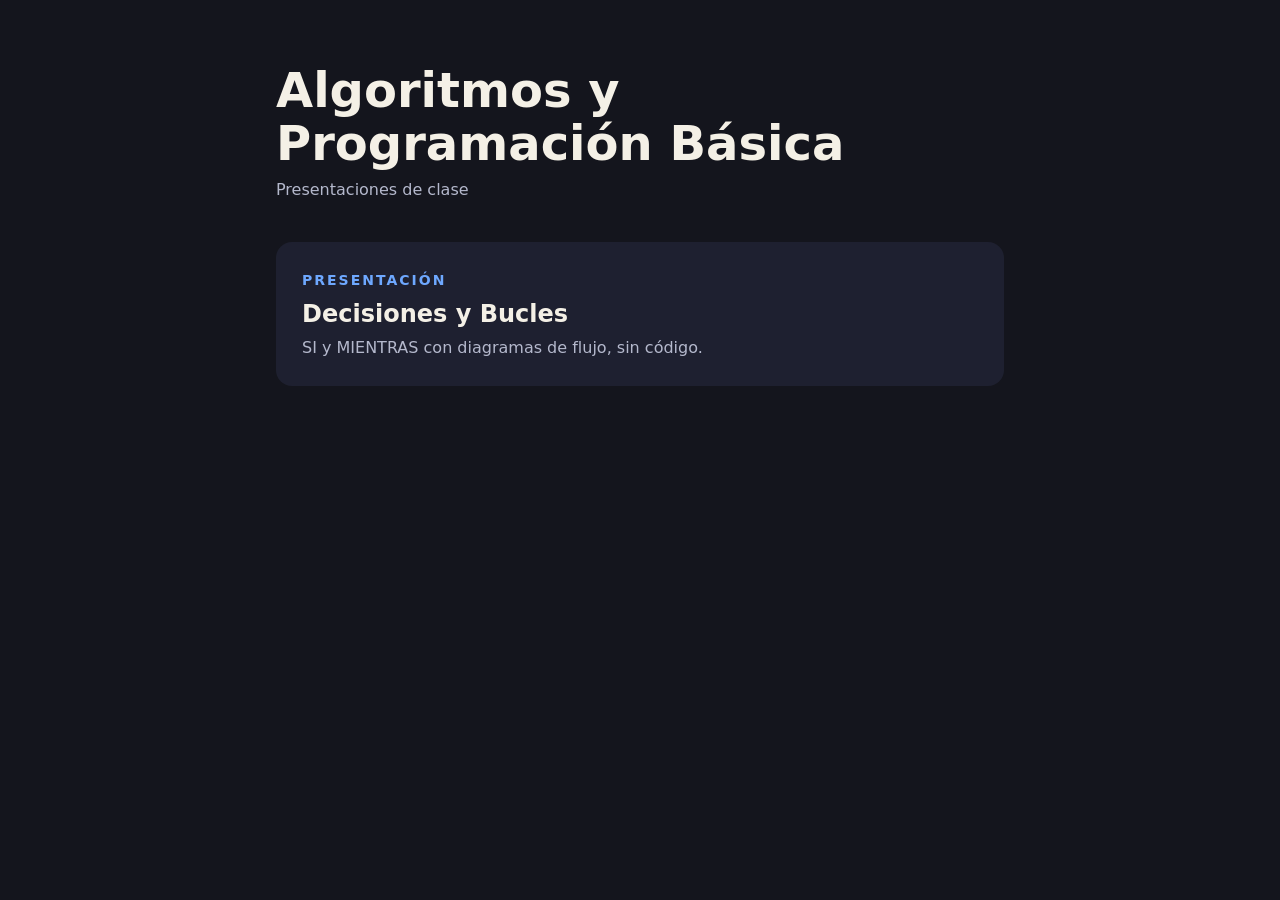
<file: index.html>
<!doctype html>
<html lang="es">
<head>
<meta charset="utf-8">
<meta name="viewport" content="width=device-width, initial-scale=1">
<title>Algoritmos y Programación Básica</title>
<style>
  :root { --bg: #14151D; --card: #1E2030; --text: #F4F0E6; --soft: #B4B8CC; --if: #6EA8FF; --loop: #FF9F43; }
  * { box-sizing: border-box; }
  body { margin: 0; min-height: 100vh; background: var(--bg); color: var(--text); font-family: system-ui, -apple-system, 'Segoe UI', sans-serif; line-height: 1.5; }
  main { max-width: 760px; margin: 0 auto; padding: 64px 16px; }
  h1 { font-size: clamp(32px, 6vw, 48px); line-height: 1.1; margin: 0 0 8px; }
  .sub { color: var(--soft); margin: 0 0 40px; }
  ul { list-style: none; padding: 0; margin: 0; display: grid; gap: 16px; }
  a { display: block; padding: 24px; border-radius: 16px; background: var(--card); border: 2px solid transparent; color: inherit; text-decoration: none; }
  a:hover, a:focus-visible { border-color: var(--loop); }
  .tag { font-size: 14px; font-weight: 700; letter-spacing: 2px; text-transform: uppercase; color: var(--if); }
  .name { display: block; font-size: 24px; font-weight: 700; margin-top: 4px; }
  .desc { display: block; color: var(--soft); margin-top: 4px; }
</style>
</head>
<body>
<main>
  <h1>Algoritmos y Programación Básica</h1>
  <p class="sub">Presentaciones de clase</p>
  <ul>
    <li>
      <a href="clases/decisiones-y-bucles/">
        <span class="tag">Presentación</span>
        <span class="name">Decisiones y Bucles</span>
        <span class="desc">SI y MIENTRAS con diagramas de flujo, sin código.</span>
      </a>
    </li>
  </ul>
</main>
</body>
</html>
</file>
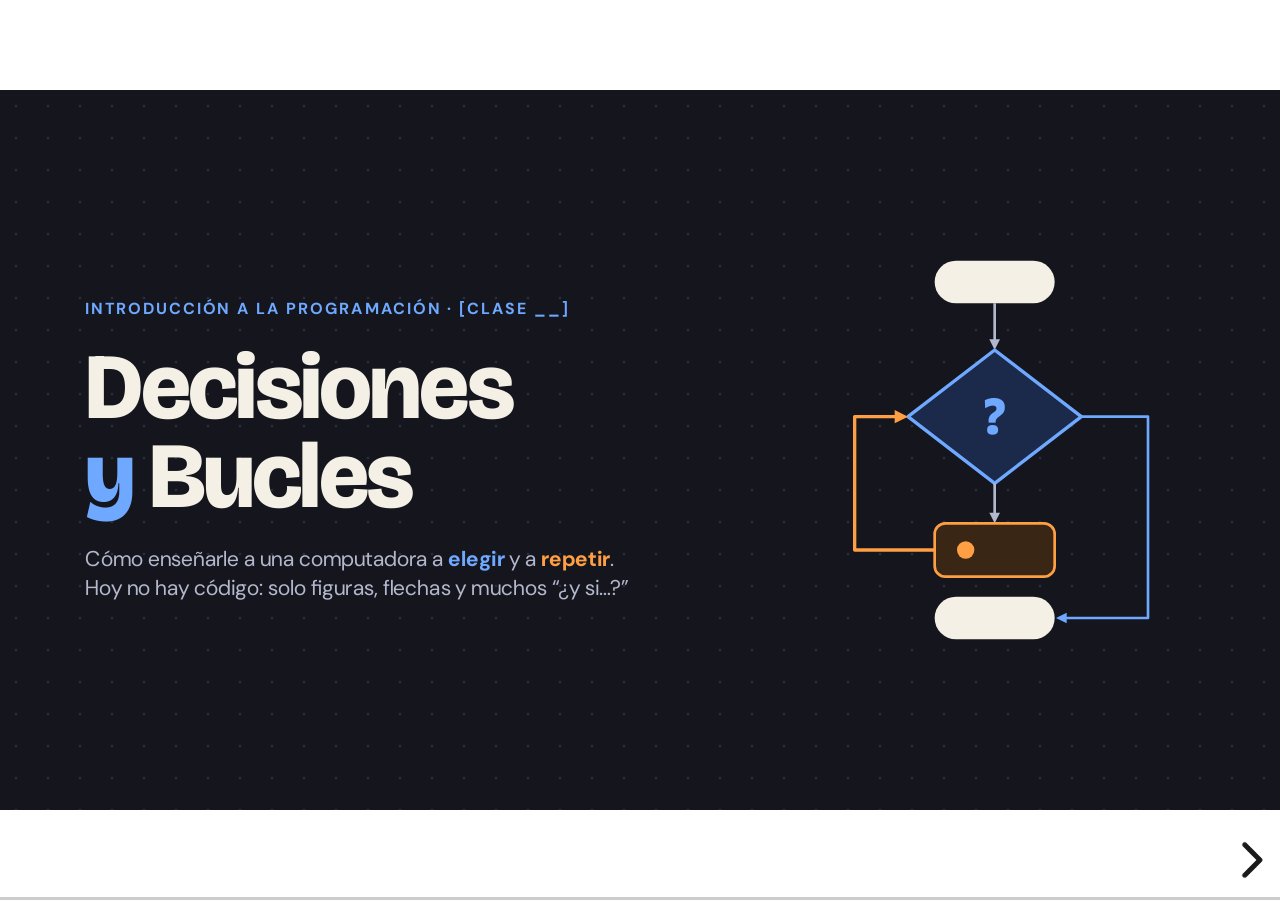
<file: clases/decisiones-y-bucles/index.html>
<!doctype html>
<html lang="es">
<head>
<meta charset="utf-8">
<meta name="viewport" content="width=device-width, initial-scale=1">
<title>Decisiones y Bucles</title>
<link rel="preconnect" href="https://fonts.googleapis.com">
<link rel="preconnect" href="https://fonts.gstatic.com" crossorigin>
<link rel="stylesheet" href="https://fonts.googleapis.com/css2?family=Bricolage+Grotesque:wght@400..800&amp;display=swap">
<link rel="stylesheet" href="https://fonts.googleapis.com/css2?family=DM+Sans:wght@400;500;700&amp;display=swap">
<link rel="stylesheet" href="https://fonts.googleapis.com/css2?family=Caveat:wght@600&amp;display=swap">
<link rel="stylesheet" href="vendor/reveal/reveal.css">
<link rel="stylesheet" href="deck.css">
<link rel="stylesheet" href="web.css">
</head>
<body>
<div class="reveal">
<div class="slides">
<section id="cover" class="cover" data-transition="fade">
<svg class="bg" aria-label="" width="1920" height="1080" viewBox="0 0 1920 1080"><defs><pattern id="dots-c" width="48" height="48" patternUnits="userSpaceOnUse"><circle cx="24" cy="24" r="2" fill="#2A2D40"/></pattern></defs><rect width="1920" height="1080" fill="url(#dots-c)"/></svg>
<div class="cover-text">
<p class="eyebrow rise" style="--i:0">Introducción a la programación · [Clase __]</p>
<h1 class="cover-title rise" style="--i:1">Decisiones<br><span class="t-if">y</span> Bucles</h1>
<p class="soft rise" style="--i:2; max-width:820px">Cómo enseñarle a una computadora a <b class="t-if">elegir</b> y a <b class="t-lp">repetir</b>. Hoy no hay código: solo figuras, flechas y muchos “¿y si…?”</p>
</div>
<div class="dg fade" style="--i:3; width:600px; height:600px">
<svg class="ab" style="left:0; top:0" aria-label="Un pequeño diagrama de flujo: inicio, un rombo con una pregunta, una acción que regresa a la pregunta y una salida hacia el fin" width="600" height="600" viewBox="0 0 600 600">
<defs>
<marker id="hg" orient="auto" markerWidth="5" markerHeight="5" refX="2" refY="2" overflow="visible"><path d="M0 0 L4 2 L0 4 Z" fill="#B4B8CC" stroke="none"/></marker>
<marker id="ho" orient="auto" markerWidth="5" markerHeight="5" refX="2" refY="2" overflow="visible"><path d="M0 0 L4 2 L0 4 Z" fill="#FF9F43" stroke="none"/></marker>
<marker id="hb" orient="auto" markerWidth="5" markerHeight="5" refX="2" refY="2" overflow="visible"><path d="M0 0 L4 2 L0 4 Z" fill="#6EA8FF" stroke="none"/></marker>
</defs>
<rect x="210" y="16" width="180" height="64" rx="32" fill="#F4F0E6"/>
<path d="M300 80 L300 142" fill="none" stroke="#B4B8CC" stroke-width="4" marker-end="url(#hg)"/>
<polygon points="300,150 430,250 300,350 170,250" fill="#1B2A4A" stroke="#6EA8FF" stroke-width="5" stroke-linejoin="round"/>
<path d="M300 350 L300 402" fill="none" stroke="#B4B8CC" stroke-width="4" marker-end="url(#hg)"/>
<rect x="210" y="410" width="180" height="80" rx="16" fill="#3A2614" stroke="#FF9F43" stroke-width="4"/>
<path d="M210 450 L90 450 L90 250 L160 250" fill="none" stroke="#FF9F43" stroke-width="5" stroke-linejoin="round" marker-end="url(#ho)"/>
<path d="M430 250 L530 250 L530 552 L400 552" fill="none" stroke="#6EA8FF" stroke-width="4" stroke-linejoin="round" marker-end="url(#hb)"/>
<rect x="210" y="520" width="180" height="64" rx="32" fill="#F4F0E6"/>
<circle cx="300" cy="350" r="13" fill="#FF9F43"><animateMotion dur="6s" repeatCount="indefinite" path="M0 0 L0 100 L-210 100 L-210 -100 L0 -100 Z"/></circle>
</svg>
<p class="ab" style="left:170px; top:205px; width:260px; height:90px; line-height:90px; text-align:center; font-family:'Bricolage Grotesque', sans-serif; font-size:80px; font-weight:800; color:#6EA8FF">?</p>
</div>
<aside class="notes">Bienvenida. Hoy veremos dos de las ideas más importantes de la programación: tomar decisiones (if, que en español quiere decir “si”) y repetir cosas (while, que quiere decir “mientras”). Desde hoy usaremos las palabras en inglés, igual que en el código. Hoy no escribiremos ni una línea de código: vamos a dibujar. El puntito naranja de la derecha está dando vueltas en un bucle; al final de la clase podrán explicar exactamente qué está haciendo.</aside>
</section>
<section id="literal">
<div class="head rise" style="--i:0">
<p class="eyebrow">Antes de empezar</p>
<h2 class="title">Obedece al pie de la letra</h2>
</div>
<p class="soft rise" style="--i:1; max-width:1400px">Una computadora nunca adivina y nunca se aburre. Lee tus pasos <b class="t-if">en orden, uno por uno</b>. A eso le llamamos una <b>secuencia</b>.</p>
<div class="row rise" style="--i:2; gap:16px; align-items:center">
<div class="n oval" style="width:180px; height:140px"><p>Inicio</p></div>
<x-connector class="c" style="width:56px; height:0px; align-self:center"></x-connector>
<div class="n" style="width:300px; height:140px"><p>Toma dos rebanadas de pan</p></div>
<x-connector class="c" style="width:56px; height:0px; align-self:center"></x-connector>
<div class="n" style="width:300px; height:140px"><p>Unta mermelada en una</p></div>
<x-connector class="c" style="width:56px; height:0px; align-self:center"></x-connector>
<div class="n" style="width:300px; height:140px"><p>Junta las dos rebanadas</p></div>
<x-connector class="c" style="width:56px; height:0px; align-self:center"></x-connector>
<div class="n oval" style="width:180px; height:140px"><p>Fin</p></div>
</div>
<p class="hand rise" style="--i:3">Si le dices a un robot “pon mermelada en el pan”… ¡quizá ponga el frasco entero encima!</p>
<p class="soft rise" style="--i:4">Pero la vida real no es una línea recta. A veces hay que <b class="t-if">decidir</b> y a veces hay que <b class="t-lp">repetir</b>.</p>
<aside class="notes">Actividad rápida (3 min): pidan a la clase instrucciones para hacer un sándwich y síganlas de forma literal, como un robot. “Pon la mermelada en el pan” → pongan el frasco cerrado encima del pan. Se ríen y entienden la idea: la computadora hace exactamente lo que dices, no lo que quisiste decir. Esto es una secuencia: pasos en orden, de arriba hacia abajo.</aside>
</section>
<section id="shapes">
<div class="head rise" style="--i:0">
<p class="eyebrow">El idioma de los diagramas</p>
<h2 class="title">Diagramas de flujo: cuatro figuras</h2>
</div>
<div class="grid4">
<div class="card rise" style="--i:1">
<div class="row" style="height:150px; align-items:center; justify-content:center"><x-shape kind="ellipse" style="width:220px; height:100px; background:#F4F0E6"></x-shape></div>
<h3>Óvalo</h3>
<p class="soft">Inicio y fin. Donde la historia empieza y termina.</p>
</div>
<div class="card rise" style="--i:2">
<div class="row" style="height:150px; align-items:center; justify-content:center"><x-shape kind="rounded" style="width:220px; height:110px; background:#2A2D40; border:4px solid #B4B8CC"></x-shape></div>
<h3>Rectángulo</h3>
<p class="soft">Una acción. Haz algo: un paso.</p>
</div>
<div class="card blue rise" style="--i:3">
<div class="row" style="height:150px; align-items:center; justify-content:center"><x-shape kind="diamond" style="width:200px; height:140px; background:#1B2A4A; border:4px solid #6EA8FF"></x-shape></div>
<h3 class="t-if">Rombo</h3>
<p class="soft">Una pregunta de sí o no. ¡Tiene dos salidas!</p>
</div>
<div class="card rise" style="--i:4">
<div class="row" style="height:150px; align-items:center; justify-content:center"><x-shape kind="arrow-right" style="width:160px; height:80px; background:#F4F0E6"></x-shape></div>
<h3>Flecha</h3>
<p class="soft">“Sígueme”. Te lleva al siguiente paso.</p>
</div>
</div>
<p class="hand blue rise" style="--i:5">El rombo es la figura nueva de hoy: ahí viven las decisiones.</p>
<aside class="notes">Dibujen las cuatro figuras en el pizarrón. Insistan en que el rombo SIEMPRE tiene dos flechas de salida: una para SÍ y otra para NO. Si un rombo tiene una sola salida, algo está mal. Pidan que copien estas figuras en su cuaderno: las usarán en todos los ejercicios.</aside>
</section>
<section id="if-intro" class="center" style="gap:24px">
<svg class="bg" aria-label="" width="1920" height="1080" viewBox="0 0 1920 1080"><defs><pattern id="dots-i" width="48" height="48" patternUnits="userSpaceOnUse"><circle cx="24" cy="24" r="2" fill="#2A2D40"/></pattern></defs><rect width="1920" height="1080" fill="url(#dots-i)"/></svg>
<x-shape kind="diamond" class="ab fade" style="--i:1; left:1180px; top:220px; width:600px; height:640px; background:#1B2A4A; border:6px solid #6EA8FF"></x-shape>
<p class="ab rise" style="--i:2; left:1180px; top:400px; width:600px; height:280px; line-height:280px; text-align:center; font-family:'Bricolage Grotesque', sans-serif; font-size:240px; font-weight:800; color:#6EA8FF">?</p>
<p class="eyebrow rise" style="--i:0">Parte 1 · if quiere decir “si”</p>
<p class="mega t-if rise" style="--i:1">if…</p>
<h2 class="title rise" style="--i:2">Tomar decisiones</h2>
<p class="soft rise" style="--i:3; max-width:900px">La computadora se hace una pregunta de sí o no y, según la respuesta, elige un camino.</p>
<aside class="notes">Primera gran idea: la condición if (“si” en español). Usamos la palabra en inglés desde ya, porque así se escribe en el código: “if pasa esto, entonces hago aquello”.</aside>
</section>
<section id="umbrella">
<div class="head rise" style="--i:0">
<p class="eyebrow">Ya lo haces sin darte cuenta</p>
<h2 class="title">Decides cosas todo el día</h2>
</div>
<!-- A 0,256,260,96  D 360,224,320,160  Y 800,40,360,120  N 800,448,360,120  J 1300,256,340,96 -->
<div class="dg" style="width:1664px; height:600px">
<div class="n oval ab pop" style="--i:1; left:0px; top:256px; width:260px; height:96px"><p>Salgo de casa</p></div>
<x-shape kind="diamond" class="dia ab fade" style="--i:2; left:360px; top:224px; width:320px; height:160px"></x-shape>
<p class="dq ab fade" style="--i:2; left:360px; top:284px; width:320px">¿Llueve?</p>
<div class="n ab pop" style="--i:3; left:800px; top:40px; width:360px; height:120px"><p>Llevo paraguas</p></div>
<div class="n ab pop" style="--i:4; left:800px; top:448px; width:360px; height:120px"><p>Llevo lentes de sol</p></div>
<div class="n oval ab pop" style="--i:5; left:1300px; top:256px; width:340px; height:96px"><p>Camino a la escuela</p></div>
<x-connector class="c fade" style="--i:2" x1="260" y1="304" x2="360" y2="304"></x-connector>
<x-connector class="c blue fade" style="--i:3" x1="520" y1="224" x2="800" y2="100" route="vh"></x-connector>
<x-connector class="c blue fade" style="--i:4" x1="520" y1="384" x2="800" y2="508" route="vh"></x-connector>
<x-connector class="c fade" style="--i:5" x1="1160" y1="100" x2="1470" y2="256" route="hv"></x-connector>
<x-connector class="c fade" style="--i:5" x1="1160" y1="508" x2="1470" y2="352" route="hv"></x-connector>
<p class="yes ab fade" style="--i:3; left:560px; top:120px; width:76px">SÍ</p>
<p class="no ab fade" style="--i:4; left:560px; top:444px; width:76px">NO</p>
<p class="hand blue ab rise" style="--i:6; left:0px; top:20px; width:480px">Dos caminos.<br>La respuesta elige uno.</p>
</div>
<aside class="notes">Recorran el diagrama con el dedo, de izquierda a derecha. Pregunten: “Hoy, ¿por cuál camino iríamos?”. Remarquen tres cosas: (1) la pregunta va en un rombo; (2) del rombo salen dos flechas con etiqueta SÍ y NO; (3) sin importar el camino, al final los dos se vuelven a juntar en “Camino a la escuela”. En palabras: if llueve, llevo paraguas; else, llevo lentes de sol.</aside>
</section>
<section id="if-anatomy">
<div class="head rise" style="--i:0">
<p class="eyebrow">Anatomía de una decisión</p>
<h2 class="title">Todo if tiene tres partes</h2>
</div>
<div class="row" style="gap:64px; align-items:flex-start">
<!-- D 200,0,360,150  Y 0,250,300,100  N 460,250,300,100  J 180,500,400,96 -->
<div class="dg" style="width:760px; height:620px">
<x-shape kind="diamond" class="dia ab fade" style="--i:1; left:200px; top:0px; width:360px; height:150px"></x-shape>
<p class="dq ab fade" style="--i:1; left:200px; top:55px; width:360px">¿Pregunta?</p>
<div class="n ab pop" style="--i:2; left:0px; top:250px; width:300px; height:100px"><p>Haz esto</p></div>
<div class="n ab pop" style="--i:3; left:460px; top:250px; width:300px; height:100px"><p>Haz aquello</p></div>
<div class="n oval ab pop" style="--i:4; left:180px; top:500px; width:400px; height:96px"><p>Sigue adelante</p></div>
<x-connector class="c blue fade" style="--i:2" x1="200" y1="75" x2="150" y2="250" route="hv"></x-connector>
<x-connector class="c blue fade" style="--i:3" x1="560" y1="75" x2="610" y2="250" route="hv"></x-connector>
<x-connector class="c fade" style="--i:4" x1="150" y1="350" x2="150" y2="440" head="none"></x-connector>
<x-connector class="c fade" style="--i:4" x1="610" y1="350" x2="610" y2="440" head="none"></x-connector>
<x-connector class="c fade" style="--i:4" x1="150" y1="440" x2="610" y2="440" head="none"></x-connector>
<x-connector class="c fade" style="--i:4" x1="380" y1="440" x2="380" y2="500"></x-connector>
<p class="yes ab fade" style="--i:2; left:40px; top:130px; width:76px">SÍ</p>
<p class="no ab fade" style="--i:3; left:640px; top:130px; width:76px">NO</p>
<p class="num ab pop" style="--i:5; left:600px; top:0px">1</p>
<p class="num ab pop" style="--i:5; left:40px; top:370px">2</p>
<p class="num ab pop" style="--i:5; left:680px; top:370px">3</p>
</div>
<div class="col" style="width:840px; gap:20px">
<div class="card rise" style="--i:2; padding:28px 32px; flex-direction:row; gap:24px; align-items:flex-start">
<p class="num">1</p>
<div class="col" style="gap:6px"><h3>La pregunta</h3><p class="soft">Se llama <b class="t-if">condición</b>. Solo puede responderse con sí o con no.</p></div>
</div>
<div class="card rise" style="--i:3; padding:28px 32px; flex-direction:row; gap:24px; align-items:flex-start">
<p class="num">2</p>
<div class="col" style="gap:6px"><h3>El camino del SÍ</h3><p class="soft">Lo que pasa cuando la respuesta es sí.</p></div>
</div>
<div class="card rise" style="--i:4; padding:28px 32px; flex-direction:row; gap:24px; align-items:flex-start">
<p class="num">3</p>
<div class="col" style="gap:6px"><h3>El camino del NO</h3><p class="soft">Lo que pasa si no. Se le llama <b class="t-if">else</b>.</p></div>
</div>
<p class="hand blue rise" style="--i:5">Al final, los dos caminos se juntan otra vez.</p>
</div>
</div>
<aside class="notes">Pongan nombre a cada parte. 1) La condición: la pregunta del rombo. 2) El camino del SÍ. 3) El camino del NO, que se llama “else”. Pregunta para la clase: ¿qué pasaría si el rombo tuviera una pregunta como “¿qué hora es?”. Respuesta: no funciona, porque no se responde con sí o no. Eso lo vemos en la siguiente diapositiva.</aside>
</section>
<section id="conditions" class="paper">
<div class="head rise" style="--i:0">
<p class="eyebrow">La condición</p>
<h2 class="title">Condición = pregunta de sí o no</h2>
</div>
<div class="grid2">
<div class="card blue rise" style="--i:1">
<div class="step" style="gap:16px"><x-icon name="CheckCircle" style="width:48px; height:48px; color:#1F4FB8"></x-icon><h3>Sirven: sí o no</h3></div>
<p class="chip">¿El semáforo está en verde?</p>
<p class="chip">¿Tengo 18 años o más?</p>
<p class="chip">¿La caja está vacía?</p>
<p class="chip">¿La contraseña es correcta?</p>
</div>
<div class="card lp rise" style="--i:2">
<div class="step" style="gap:16px"><x-icon name="Warning" style="width:48px; height:48px; color:#A8520A"></x-icon><h3>No sirven: muchas respuestas</h3></div>
<p class="chip">¿De qué color está el semáforo?</p>
<p class="chip">¿Cuántos años tengo?</p>
<p class="chip">¿Qué hay en la caja?</p>
<p class="soft sm" style="margin-top:8px">Si la respuesta es “azul”, la computadora no sabe qué camino tomar.</p>
</div>
</div>
<div class="row rise" style="--i:3; gap:16px; align-items:center; flex-wrap:wrap">
<p style="font-weight:700; margin-right:8px">Para comparar usamos:</p>
<p class="chip">es mayor que &gt;</p>
<p class="chip">es menor que &lt;</p>
<p class="chip">es igual a =</p>
<p class="chip">es al menos ≥</p>
</div>
<aside class="notes">Juego rápido: digan preguntas en voz alta y la clase grita “¡SIRVE!” o “¡NO SIRVE!”. Ejemplos: “¿Hace frío?” (sirve), “¿Qué vas a comer?” (no sirve), “¿Tengo más de 10 pesos?” (sirve). Truco: casi cualquier pregunta abierta se puede convertir en una de sí o no. “¿De qué color está el semáforo?” → “¿El semáforo está en verde?”. Los símbolos de abajo son los mismos de matemáticas; los usaremos para comparar números.</aside>
</section>
<section id="no-else" style="gap:32px">
<div class="head rise" style="--i:0">
<p class="eyebrow">if sin else</p>
<h2 class="title">A veces el NO no hace nada</h2>
</div>
<!-- A 0,200,260,96  D 360,168,400,160  Y 880,188,320,120  E 1320,200,300,96 -->
<div class="dg" style="width:1664px; height:520px">
<div class="n oval ab pop" style="--i:1; left:0px; top:200px; width:260px; height:96px"><p>Llego a casa</p></div>
<x-shape kind="diamond" class="dia ab fade" style="--i:2; left:360px; top:168px; width:400px; height:160px"></x-shape>
<p class="dq ab fade" style="--i:2; left:360px; top:228px; width:400px">¿Tengo tarea?</p>
<div class="n ab pop" style="--i:3; left:880px; top:188px; width:320px; height:120px"><p>Hago la tarea</p></div>
<div class="n oval ab pop" style="--i:4; left:1320px; top:200px; width:300px; height:96px"><p>Salgo a jugar</p></div>
<x-connector class="c fade" style="--i:2" x1="260" y1="248" x2="360" y2="248"></x-connector>
<x-connector class="c blue fade" style="--i:3" x1="760" y1="248" x2="880" y2="248"></x-connector>
<x-connector class="c fade" style="--i:4" x1="1200" y1="248" x2="1320" y2="248"></x-connector>
<x-connector class="c blue fade" style="--i:5; border-style:dashed" x1="560" y1="328" x2="560" y2="440" head="none"></x-connector>
<x-connector class="c blue fade" style="--i:5; border-style:dashed" x1="560" y1="440" x2="1470" y2="440" head="none"></x-connector>
<x-connector class="c blue fade" style="--i:5; border-style:dashed" x1="1470" y1="440" x2="1470" y2="296"></x-connector>
<p class="yes ab fade" style="--i:3; left:784px; top:190px; width:76px">SÍ</p>
<p class="no ab fade" style="--i:5; left:576px; top:350px; width:76px">NO</p>
<p class="hand ab rise" style="--i:6; left:680px; top:456px; width:780px">¿NO? Te lo saltas y te vas directo a jugar.</p>
</div>
<div class="band rise" style="--i:6; padding:24px 40px">
<p style="font-weight:700; white-space:nowrap">En palabras:</p>
<p><b class="t-if">if</b> tengo tarea, hago la tarea. Después, salgo a jugar.</p>
</div>
<aside class="notes">No todos los if necesitan un camino de NO. Aquí, si no hay tarea, simplemente nos saltamos el paso. Señalen la línea punteada: es el atajo del NO. Pregunta para la clase: “¿En qué caso se ejecuta ‘Salgo a jugar’?” Respuesta: ¡siempre! Con o sin tarea, ese paso ocurre. Lo único que cambia es si antes hacemos la tarea.</aside>
</section>
<section id="else-intro">
<div class="head rise" style="--i:0">
<p class="eyebrow">else quiere decir “si no”</p>
<h2 class="title">else: el plan B</h2>
</div>
<div class="row" style="gap:64px; align-items:flex-start">
<!-- S 300,0,300,80  D 250,130,400,160  Y 0,360,300,110  N 600,360,300,110  E 300,560,300,80 -->
<div class="dg" style="width:900px; height:640px">
<div class="n oval ab pop" style="--i:1; left:300px; top:0px; width:300px; height:80px"><p>Voy a la escuela</p></div>
<x-shape kind="diamond" class="dia ab fade" style="--i:2; left:230px; top:130px; width:440px; height:160px"></x-shape>
<p class="dq ab fade" style="--i:2; left:230px; top:190px; width:440px">¿Tengo para el bus?</p>
<div class="n ab pop" style="--i:3; left:0px; top:360px; width:300px; height:110px; gap:16px">
<svg width="60" height="48" viewBox="0 0 60 48" aria-label="Un bus amarillo" style="flex-shrink:0"><rect x="2" y="4" width="56" height="34" rx="8" fill="#F5D547"/><rect x="8" y="10" width="12" height="11" rx="2" fill="#14151D"/><rect x="24" y="10" width="12" height="11" rx="2" fill="#14151D"/><rect x="40" y="10" width="12" height="11" rx="2" fill="#14151D"/><rect x="2" y="27" width="56" height="4" fill="#E0A82E"/><circle cx="15" cy="40" r="6" fill="#14151D" stroke="#F4F0E6" stroke-width="2"/><circle cx="45" cy="40" r="6" fill="#14151D" stroke="#F4F0E6" stroke-width="2"/></svg>
<p>Tomo el bus</p></div>
<div class="n ab pop" style="--i:4; left:600px; top:360px; width:300px; height:110px; gap:16px">
<svg width="48" height="48" viewBox="0 0 48 48" aria-label="Huellas de pasos" style="flex-shrink:0"><ellipse cx="15" cy="30" rx="7" ry="11" fill="#F4F0E6"/><circle cx="15" cy="15" r="4" fill="#F4F0E6"/><ellipse cx="33" cy="20" rx="7" ry="11" fill="#B4B8CC"/><circle cx="33" cy="5" r="4" fill="#B4B8CC"/></svg>
<p>Camino</p></div>
<div class="n oval ab pop" style="--i:5; left:300px; top:560px; width:300px; height:80px"><p>Llego a la escuela</p></div>
<x-connector class="c fade" style="--i:2" x1="450" y1="80" x2="450" y2="130"></x-connector>
<x-connector class="c blue fade" style="--i:3" x1="230" y1="210" x2="150" y2="360" route="hv"></x-connector>
<x-connector class="c blue fade" style="--i:4" x1="670" y1="210" x2="750" y2="360" route="hv"></x-connector>
<x-connector class="c fade" style="--i:5" x1="150" y1="470" x2="150" y2="515" head="none"></x-connector>
<x-connector class="c fade" style="--i:5" x1="750" y1="470" x2="750" y2="515" head="none"></x-connector>
<x-connector class="c fade" style="--i:5" x1="150" y1="515" x2="750" y2="515" head="none"></x-connector>
<x-connector class="c fade" style="--i:5" x1="450" y1="515" x2="450" y2="560"></x-connector>
<p class="yes ab fade" style="--i:3; left:166px; top:260px; width:76px">SÍ</p>
<p class="no ab fade" style="--i:4; left:658px; top:260px; width:76px">NO</p>
</div>
<div class="col" style="width:700px; gap:24px">
<div class="card blue rise" style="--i:2; gap:20px">
<p class="soft sm" style="letter-spacing:2px; text-transform:uppercase; font-weight:700">En palabras</p>
<div class="pc">
<p><span class="kw">if</span> tengo para el bus:</p>
<p class="in">tomo el bus</p>
<p><span class="kw">else:</span></p>
<p class="in">camino</p>
</div>
</div>
<div class="card rise" style="--i:3; gap:14px">
<p><b>El else no lleva pregunta.</b> <span class="soft">Es “en cualquier otro caso”.</span></p>
<p><b>Siempre pasa uno de los dos.</b> <span class="soft">Nunca los dos, nunca ninguno.</span></p>
</div>
</div>
</div>
<aside class="notes">Comparen con la diapositiva anterior: allí, si la respuesta era NO, no pasaba nada. Ahora el NO tiene su propio camino: el plan B. Eso es el else (“si no” en español). Detalle importante: el else no hace ninguna pregunta; simplemente atrapa todo lo que no cumplió la condición. Pregunten: ¿puede pasar que tome el bus Y camine? (No, solo uno.) ¿Puede pasar que no haga ninguno? (Tampoco.) Noten la sangría en “En palabras”: lo que va adentro del if o del else se escribe un poco más a la derecha. En código pasará lo mismo.</aside>
</section>
<section id="else-examples" class="paper">
<div class="head rise" style="--i:0">
<p class="expill">Mini ejercicio · 3 minutos</p>
<h2 class="title">Completa el plan B</h2>
</div>
<div class="grid3">
<div class="card rise" style="--i:1; gap:18px">
<div class="ill"><svg width="160" height="160" viewBox="0 0 160 160" aria-label="Un candado"><path d="M52 76 V54 a28 28 0 0 1 56 0 V76" fill="none" stroke="#4A4D5C" stroke-width="12" stroke-linecap="round"/><rect x="32" y="72" width="96" height="76" rx="16" fill="#1F4FB8"/><circle cx="80" cy="104" r="10" fill="#F4F0E6"/><rect x="75" y="108" width="10" height="20" rx="4" fill="#F4F0E6"/></svg></div>
<p><b class="kw">if</b> la contraseña es correcta: abro la app.</p>
<p class="fragment"><b class="kw">else:</b> muestro “Contraseña incorrecta”.</p>
</div>
<div class="card rise" style="--i:2; gap:18px">
<div class="ill"><svg width="160" height="160" viewBox="0 0 160 160" aria-label="Un dado mostrando el cuatro"><rect x="26" y="26" width="108" height="108" rx="22" fill="#FFFDF7" stroke="#14151D" stroke-width="6" transform="rotate(-8 80 80)"/><g transform="rotate(-8 80 80)" fill="#14151D"><circle cx="54" cy="54" r="10"/><circle cx="106" cy="54" r="10"/><circle cx="54" cy="106" r="10"/><circle cx="106" cy="106" r="10"/></g></svg></div>
<p><b class="kw">if</b> el número es par: digo “par”.</p>
<p class="fragment"><b class="kw">else:</b> digo “impar”.</p>
</div>
<div class="card rise" style="--i:3; gap:18px">
<div class="ill"><svg width="160" height="160" viewBox="0 0 160 160" aria-label="Una rebanada de pizza"><path d="M80 18 L136 128 Q80 146 24 128 Z" fill="#F5D547"/><path d="M24 128 Q80 146 136 128" fill="none" stroke="#C98A3D" stroke-width="16" stroke-linecap="round"/><circle cx="80" cy="62" r="10" fill="#D9534F"/><circle cx="62" cy="100" r="10" fill="#D9534F"/><circle cx="100" cy="106" r="10" fill="#D9534F"/></svg></div>
<p><b class="kw">if</b> queda pizza: me sirvo otra rebanada.</p>
<p class="fragment"><b class="kw">else:</b> me hago un sándwich.</p>
</div>
</div>
<p class="hand blue rise" style="--i:4">Inventa tu propio plan B: ¡cada respuesta puede ser distinta!</p>
<aside class="notes">Lean cada if en voz alta y pidan a la clase que invente el else antes de revelarlo (un clic por tarjeta). Acepten cualquier respuesta que tenga sentido: lo importante es que el else cubra “todo lo demás”. En el dado: ¿hay algún número que no sea par ni impar? (No: por eso basta con if y else, sin más preguntas.) Extra: pidan que dibujen uno de los tres como diagrama de flujo, con el rombo y sus dos salidas.</aside>
</section>
<section id="traffic">
<div class="head rise" style="--i:0">
<p class="eyebrow">Decisiones encadenadas</p>
<h2 class="title">¿Más de dos caminos? Otra pregunta</h2>
</div>
<!-- S 0,40,280,96  D1 380,8,320,160  D2 860,8,320,160  A1 400,320,280,110  A2 880,320,280,110  A3 1340,320,280,110  J 820,520,400,80 -->
<div class="dg" style="width:1664px; height:600px">
<div class="n oval ab pop" style="--i:1; left:0px; top:40px; width:280px; height:96px"><p>Llego al semáforo</p></div>
<x-shape kind="diamond" class="dia ab fade" style="--i:2; left:380px; top:8px; width:320px; height:160px"></x-shape>
<p class="dq ab fade" style="--i:2; left:380px; top:68px; width:320px">¿Verde?</p>
<x-shape kind="diamond" class="dia ab fade" style="--i:3; left:860px; top:8px; width:320px; height:160px"></x-shape>
<p class="dq ab fade" style="--i:3; left:860px; top:68px; width:320px">¿Amarillo?</p>
<div class="n ab pop" style="--i:3; left:400px; top:320px; width:280px; height:110px; gap:16px"><x-shape kind="ellipse" style="width:28px; height:28px; background:#5BD18B; flex-shrink:0"></x-shape><p>¡Avanzo!</p></div>
<div class="n ab pop" style="--i:4; left:880px; top:320px; width:280px; height:110px; gap:16px"><x-shape kind="ellipse" style="width:28px; height:28px; background:#F5D547; flex-shrink:0"></x-shape><p>Freno despacio</p></div>
<div class="n ab pop" style="--i:5; left:1340px; top:320px; width:280px; height:110px; gap:16px"><x-shape kind="ellipse" style="width:28px; height:28px; background:#FF6B6B; flex-shrink:0"></x-shape><p>Me detengo</p></div>
<div class="n oval ab pop" style="--i:6; left:820px; top:520px; width:400px; height:80px"><p>Sigo mi camino</p></div>
<x-connector class="c fade" style="--i:2" x1="280" y1="88" x2="380" y2="88"></x-connector>
<x-connector class="c blue fade" style="--i:3" x1="700" y1="88" x2="860" y2="88"></x-connector>
<x-connector class="c blue fade" style="--i:3" x1="540" y1="168" x2="540" y2="320"></x-connector>
<x-connector class="c blue fade" style="--i:4" x1="1020" y1="168" x2="1020" y2="320"></x-connector>
<x-connector class="c blue fade" style="--i:5" x1="1180" y1="88" x2="1480" y2="320" route="hv"></x-connector>
<x-connector class="c fade" style="--i:6" x1="540" y1="430" x2="540" y2="480" head="none"></x-connector>
<x-connector class="c fade" style="--i:6" x1="1020" y1="430" x2="1020" y2="480" head="none"></x-connector>
<x-connector class="c fade" style="--i:6" x1="1480" y1="430" x2="1480" y2="480" head="none"></x-connector>
<x-connector class="c fade" style="--i:6" x1="540" y1="480" x2="1480" y2="480" head="none"></x-connector>
<x-connector class="c fade" style="--i:6" x1="1020" y1="480" x2="1020" y2="520"></x-connector>
<p class="yes ab fade" style="--i:3; left:556px; top:220px; width:76px">SÍ</p>
<p class="no ab fade" style="--i:3; left:742px; top:30px; width:76px">NO</p>
<p class="yes ab fade" style="--i:4; left:1036px; top:220px; width:76px">SÍ</p>
<p class="no ab fade" style="--i:5; left:1240px; top:30px; width:76px">NO</p>
<p class="hand blue ab rise" style="--i:7; left:0px; top:340px; width:340px">El primer SÍ gana. Las demás preguntas ya no se hacen.</p>
</div>
<aside class="notes">Cuando hay más de dos opciones, encadenamos preguntas: si no es verde, preguntamos si es amarillo; si tampoco, solo queda rojo. Esto se llama “elif” o “else if” (“si no, si…”). Clave: en cuanto una pregunta dice SÍ, tomamos ese camino y ya no hacemos las demás preguntas. Pregunta: ¿cuántas preguntas hace la computadora si el semáforo está en verde? (Una.) ¿Y en rojo? (Dos.)</aside>
</section>
<section id="elif-words">
<div class="head rise" style="--i:0">
<p class="eyebrow">elif · en algunos lenguajes se escribe else if</p>
<h2 class="title">El semáforo, en palabras</h2>
</div>
<div class="row" style="gap:56px; align-items:flex-start">
<svg class="pop" style="--i:1; flex-shrink:0" width="200" height="420" viewBox="0 0 200 420" aria-label="Un semáforo con luz verde, amarilla y roja">
<rect x="40" y="10" width="120" height="400" rx="34" fill="#1E2030" stroke="#4A4E68" stroke-width="4"/>
<circle cx="100" cy="85" r="44" fill="#5BD18B"/>
<circle cx="100" cy="210" r="44" fill="#F5D547"/>
<circle cx="100" cy="335" r="44" fill="#FF6B6B"/>
</svg>
<div class="col" style="flex:1; gap:0">
<div class="wrow rise" style="--i:2; margin-top:27px"><p class="kw">if</p><p>está en verde: avanzo</p></div>
<div class="wrow rise" style="--i:3; margin-top:10px"><p class="kw">elif</p><p>está en amarillo: freno despacio</p><p class="en">o también: else if</p></div>
<div class="wrow rise" style="--i:4; margin-top:10px"><p class="kw">else</p><p>me detengo</p></div>
</div>
</div>
<div class="grid3">
<div class="card rise" style="--i:5; padding:28px 32px; gap:8px"><p><b class="kw">if</b> · uno, al principio</p><p class="soft sm">Hace la primera pregunta.</p></div>
<div class="card rise" style="--i:6; padding:28px 32px; gap:8px"><p><b class="kw">elif</b> · los que quieras</p><p class="soft sm">Cada uno es otra pregunta, en orden.</p></div>
<div class="card rise" style="--i:7; padding:28px 32px; gap:8px"><p><b class="kw">else</b> · uno, al final</p><p class="soft sm">Es opcional. Atrapa todo lo demás.</p></div>
</div>
<aside class="notes">Es el mismo semáforo de la diapositiva anterior, ahora escrito en palabras. Cada luz va junto a su línea. “elif” quiere decir “si lo anterior fue NO, pregunta esto otro”. En inglés tiene dos nombres: en Python se escribe “elif” y en otros lenguajes (JavaScript, Java, C) se escribe “else if”. Es lo mismo. Las reglas: siempre se empieza con un solo if; en medio puede haber cuantos elif quieran; y al final puede ir un else (o ninguno). La computadora revisa las preguntas de arriba hacia abajo y se queda con el primer SÍ: las demás ya ni las lee. Pregunten: si el semáforo está en verde, ¿la computadora pregunta por el amarillo? (No.)</aside>
</section>
<section id="elif-grades" class="paper">
<div class="head rise" style="--i:0">
<p class="eyebrow">Ejemplo · calificaciones</p>
<h2 class="title">¿Qué letra me toca?</h2>
</div>
<!-- D1 0,50,320,160  D2 420,50  D3 840,50  A 30,290,260,110  B 450,290  C 870,290  E 1290,290,300,110 -->
<div class="dg" style="width:1664px; height:400px">
<p class="eyebrow ab rise" style="--i:1; left:0px; top:0px; width:320px; text-align:center">if</p>
<p class="eyebrow ab rise" style="--i:2; left:420px; top:0px; width:320px; text-align:center">elif</p>
<p class="eyebrow ab rise" style="--i:3; left:840px; top:0px; width:320px; text-align:center">elif</p>
<x-shape kind="diamond" class="dia ab fade" style="--i:1; left:0px; top:50px; width:320px; height:160px"></x-shape>
<p class="dq ab fade" style="--i:1; left:0px; top:110px; width:320px">¿Nota ≥ 90?</p>
<x-shape kind="diamond" class="dia ab fade" style="--i:2; left:420px; top:50px; width:320px; height:160px"></x-shape>
<p class="dq ab fade" style="--i:2; left:420px; top:110px; width:320px">¿Nota ≥ 80?</p>
<x-shape kind="diamond" class="dia ab fade" style="--i:3; left:840px; top:50px; width:320px; height:160px"></x-shape>
<p class="dq ab fade" style="--i:3; left:840px; top:110px; width:320px">¿Nota ≥ 70?</p>
<div class="n ab pop" style="--i:2; left:30px; top:290px; width:260px; height:110px; gap:12px">
<svg width="40" height="40" viewBox="0 0 40 40" aria-label="Una estrella" style="flex-shrink:0"><path d="M20 3 L25 14 L37 15 L28 23 L31 35 L20 29 L9 35 L12 23 L3 15 L15 14 Z" fill="#E0A82E"/></svg>
<p>A · ¡Genial!</p></div>
<div class="n ab pop" style="--i:3; left:450px; top:290px; width:260px; height:110px"><p>B · ¡Muy bien!</p></div>
<div class="n ab pop" style="--i:4; left:870px; top:290px; width:260px; height:110px"><p>C · Aprobado</p></div>
<div class="n lp ab pop" style="--i:5; left:1290px; top:290px; width:300px; height:110px; gap:12px">
<svg width="40" height="40" viewBox="0 0 40 40" aria-label="Un libro abierto" style="flex-shrink:0"><path d="M20 10 C14 6 8 6 3 8 V32 C8 30 14 30 20 34 C26 30 32 30 37 32 V8 C32 6 26 6 20 10 Z" fill="#FFFDF7" stroke="#A8520A" stroke-width="3" stroke-linejoin="round"/><path d="M20 10 V34" stroke="#A8520A" stroke-width="3"/></svg>
<p>¡A estudiar!</p></div>
<x-connector class="c fade" style="--i:2" x1="320" y1="130" x2="420" y2="130"></x-connector>
<x-connector class="c fade" style="--i:3" x1="740" y1="130" x2="840" y2="130"></x-connector>
<x-connector class="c fade" style="--i:5" x1="1160" y1="130" x2="1440" y2="290" route="hv"></x-connector>
<x-connector class="c blue fade" style="--i:2" x1="160" y1="210" x2="160" y2="290"></x-connector>
<x-connector class="c blue fade" style="--i:3" x1="580" y1="210" x2="580" y2="290"></x-connector>
<x-connector class="c blue fade" style="--i:4" x1="1000" y1="210" x2="1000" y2="290"></x-connector>
<p class="no ab fade" style="--i:2; left:332px; top:76px; width:76px">NO</p>
<p class="no ab fade" style="--i:3; left:752px; top:76px; width:76px">NO</p>
<p class="no ab fade" style="--i:5; left:1220px; top:76px; width:76px">NO</p>
<p class="yes ab fade" style="--i:2; left:176px; top:232px; width:76px">SÍ</p>
<p class="yes ab fade" style="--i:3; left:596px; top:232px; width:76px">SÍ</p>
<p class="yes ab fade" style="--i:4; left:1016px; top:232px; width:76px">SÍ</p>
<p class="eyebrow ab rise" style="--i:5; left:1460px; top:230px; width:200px">else</p>
</div>
<div class="row rise" style="--i:6; gap:16px; align-items:center">
<p style="font-weight:700; margin-right:8px">Prueba:</p>
<p class="chip fragment">95 → A</p>
<p class="chip fragment">83 → B</p>
<p class="chip fragment">70 → C</p>
<p class="chip fragment">52 → ¡a estudiar!</p>
</div>
<aside class="notes">Una cadena más larga: un if, dos elif y un else al final. Recorran el diagrama con el dedo para cada nota de abajo antes de revelarla (un clic por nota). 95: ¿≥ 90? SÍ → A, y ya no pregunta nada más. 83: ¿≥ 90? NO → ¿≥ 80? SÍ → B. 70: llega a la tercera pregunta y 70 sí es ≥ 70 → C. 52: NO, NO, NO → cae en el else. Pregunten: ¿por qué no hace falta preguntar “¿nota entre 80 y 89?” para la B? (Porque si llegamos a la segunda pregunta, ya sabemos que la nota NO era ≥ 90.)</aside>
</section>
<section id="elif-order">
<div class="head rise" style="--i:0">
<p class="expill ondark">Mini ejercicio · 3 minutos</p>
<h2 class="title">¿Dónde está el error?</h2>
</div>
<div class="row" style="gap:48px; align-items:flex-start">
<div class="card blue rise" style="--i:1; width:720px; flex-shrink:0; gap:20px">
<h3>El plan de Ana</h3>
<div class="pc">
<p><span class="kw">if</span> nota ≥ 70: C</p>
<p><span class="kw">elif</span> nota ≥ 80: B</p>
<p><span class="kw">elif</span> nota ≥ 90: A</p>
<p><span class="kw">else:</span> ¡a estudiar!</p>
</div>
</div>
<div class="col" style="flex:1; gap:20px">
<div class="card rise" style="--i:2; padding:28px 32px; gap:10px">
<p><b>a)</b> Ana sacó 95. ¿Qué letra le da la computadora?</p>
<p class="fragment t-lp" style="font-weight:700">¡C! La primera pregunta dice SÍ y ya no revisa las demás.</p>
</div>
<div class="card rise" style="--i:3; padding:28px 32px; gap:10px">
<p><b>b)</b> ¿Alguien puede sacar A con este plan?</p>
<p class="fragment t-lp" style="font-weight:700">¡Nadie! Toda nota ≥ 90 también es ≥ 70.</p>
</div>
<div class="card rise" style="--i:4; padding:28px 32px; gap:10px">
<p><b>c)</b> ¿Cómo lo arreglas?</p>
<p class="fragment t-if" style="font-weight:700">De la más difícil a la más fácil: 90 → 80 → 70.</p>
</div>
</div>
</div>
<aside class="notes">Este es el error más común con elif. Que lo resuelvan en parejas. a) 95 es ≥ 70, así que la primera pregunta da SÍ → C. Las demás ya no se revisan. b) Nadie: cualquier nota de 90 o más ya entró en la primera pregunta. Lo mismo pasa con la B. c) Hay que preguntar primero lo más exigente. Moraleja: en una cadena de elif, el orden importa.</aside>
</section>
<section id="and-or" class="paper">
<div class="head rise" style="--i:0">
<p class="eyebrow">Combinar condiciones</p>
<h2 class="title">Dos preguntas a la vez: Y / O</h2>
</div>
<div class="grid2">
<div class="card blue rise" style="--i:1; gap:20px">
<h3><span class="t-if">Y</span> · las dos deben ser SÍ</h3>
<p class="soft"><b class="t-if">if</b> tengo dinero <b class="t-if">Y</b> ya hice la tarea → voy al cine.</p>
<table style="font-size:28px; color:#14151D">
<tr><th style="width:30%">¿Dinero?</th><th style="width:38%">¿Tarea hecha?</th><th style="width:32%">¿Voy al cine?</th></tr>
<tr><td>SÍ</td><td>SÍ</td><td style="color:#1F4FB8">Sí, ¡voy!</td></tr>
<tr><td>SÍ</td><td>NO</td><td>No</td></tr>
<tr><td>NO</td><td>SÍ</td><td>No</td></tr>
<tr><td>NO</td><td>NO</td><td>No</td></tr>
</table>
</div>
<div class="card lp rise" style="--i:2; gap:20px">
<h3><span class="t-lp">O</span> · basta con un SÍ</h3>
<p class="soft"><b class="t-if">if</b> hace frío <b class="t-lp">O</b> está lloviendo → llevo suéter.</p>
<table style="font-size:28px; color:#14151D">
<tr><th style="width:30%">¿Frío?</th><th style="width:38%">¿Lluvia?</th><th style="width:32%">¿Suéter?</th></tr>
<tr><td>SÍ</td><td>SÍ</td><td style="color:#A8520A">Sí</td></tr>
<tr><td>SÍ</td><td>NO</td><td style="color:#A8520A">Sí</td></tr>
<tr><td>NO</td><td>SÍ</td><td style="color:#A8520A">Sí</td></tr>
<tr><td>NO</td><td>NO</td><td>No</td></tr>
</table>
</div>
</div>
<aside class="notes">A veces una sola pregunta no alcanza. Con Y, las dos condiciones tienen que cumplirse: solo hay una fila con “sí”. Con O, basta con una: solo hay una fila con “no”. Pidan ejemplos de la vida diaria: “if tengo boleto Y mido más de 1.20 m → entro al juego”, “if estoy enfermo O es domingo → me quedo en casa”. En código estas palabras serán “and” y “or”.</aside>
</section>
<section id="ex1-trace" class="paper">
<div class="head rise" style="--i:0">
<p class="expill">Mini ejercicio 1 · 3 minutos</p>
<h2 class="title">Tú eres la computadora</h2>
</div>
<div class="row" style="gap:64px; align-items:flex-start">
<!-- D1 40,0,400,150  A1 580,20,300,110  D2 40,240,400,150  A2 580,260,300,110  A3 90,460,300,100 -->
<div class="dg" style="width:900px; height:560px">
<x-shape kind="diamond" class="dia ab fade" style="--i:1; left:40px; top:0px; width:400px; height:150px"></x-shape>
<p class="dq ab fade" style="--i:1; left:40px; top:55px; width:400px">¿Más de 25°?</p>
<div class="n ab pop" style="--i:2; left:580px; top:20px; width:300px; height:110px"><p>Me pongo shorts</p></div>
<x-shape kind="diamond" class="dia ab fade" style="--i:3; left:40px; top:240px; width:400px; height:150px"></x-shape>
<p class="dq ab fade" style="--i:3; left:40px; top:295px; width:400px">¿Más de 10°?</p>
<div class="n ab pop" style="--i:4; left:580px; top:260px; width:300px; height:110px"><p>Me pongo suéter</p></div>
<div class="n ab pop" style="--i:5; left:90px; top:460px; width:300px; height:100px"><p>Me pongo abrigo</p></div>
<x-connector class="c blue fade" style="--i:2" x1="440" y1="75" x2="580" y2="75"></x-connector>
<x-connector class="c blue fade" style="--i:3" x1="240" y1="150" x2="240" y2="240"></x-connector>
<x-connector class="c blue fade" style="--i:4" x1="440" y1="315" x2="580" y2="315"></x-connector>
<x-connector class="c blue fade" style="--i:5" x1="240" y1="390" x2="240" y2="460"></x-connector>
<p class="yes ab fade" style="--i:2; left:472px; top:20px; width:76px">SÍ</p>
<p class="no ab fade" style="--i:3; left:256px; top:174px; width:76px">NO</p>
<p class="yes ab fade" style="--i:4; left:472px; top:260px; width:76px">SÍ</p>
<p class="no ab fade" style="--i:5; left:256px; top:412px; width:76px">NO</p>
</div>
<div class="col" style="width:700px; gap:22px">
<p class="rise" style="--i:2; font-weight:700">¿Qué se pone la computadora si hace…?</p>
<div class="step rise" style="--i:3; gap:20px"><p class="chip" style="width:120px; text-align:center; box-sizing:border-box">30°</p><p class="fragment t-if" style="font-weight:700">Shorts</p></div>
<div class="step rise" style="--i:4; gap:20px"><p class="chip" style="width:120px; text-align:center; box-sizing:border-box">18°</p><p class="fragment t-if" style="font-weight:700">Suéter</p></div>
<div class="step rise" style="--i:5; gap:20px"><p class="chip" style="width:120px; text-align:center; box-sizing:border-box">25°</p><p class="fragment t-if" style="font-weight:700">Suéter: ¡25 no es MÁS de 25!</p></div>
<div class="step rise" style="--i:6; gap:20px"><p class="chip" style="width:120px; text-align:center; box-sizing:border-box">3°</p><p class="fragment t-if" style="font-weight:700">Abrigo</p></div>
<p class="hand rise" style="--i:7">Sigue las flechas con el dedo. ¡No adivines!</p>
</div>
</div>
<aside class="notes">Pidan a la clase que siga el diagrama con el dedo para cada temperatura y escriba la respuesta antes de revelarla (cada clic muestra una respuesta). La trampa es 25°: la pregunta es “¿más de 25?” y 25 no es más de 25, así que la respuesta es NO y pasamos a la segunda pregunta → suéter. Esto enseña que la computadora es exacta: “más de” no es lo mismo que “al menos”.</aside>
</section>
<section id="ex2-draw" class="paper">
<div class="head rise" style="--i:0">
<p class="expill">Mini ejercicio 2 · 8 minutos</p>
<h2 class="title">Tu turno: dibuja el diagrama</h2>
</div>
<div class="grid3">
<div class="card rise" style="--i:1">
<p class="chip" style="align-self:flex-start; font-size:24px">Fácil</p>
<h3>La montaña rusa</h3>
<p class="soft">Puedes subir si mides al menos 120 cm. Si no, te dan un helado.</p>
</div>
<div class="card rise" style="--i:2">
<p class="chip" style="align-self:flex-start; font-size:24px">Medio</p>
<h3>El menú del comedor</h3>
<p class="soft">¿Es viernes? Pizza. ¿Es lunes? Pasta. ¿Otro día? Ensalada.</p>
</div>
<div class="card lp rise" style="--i:3">
<p class="chip" style="align-self:flex-start; font-size:24px">Reto</p>
<h3>La batería del celular</h3>
<p class="soft">¿Menos de 20%? Activa el ahorro de energía. ¿Menos de 5%? Además, muestra una alerta.</p>
</div>
</div>
<div class="card rise" style="--i:4; padding:32px 40px">
<p style="font-weight:700">Antes de entregar, revisa:</p>
<div class="grid4" style="gap:24px">
<div class="step" style="gap:14px; align-items:flex-start"><x-icon name="CheckCircle" style="width:36px; height:36px; color:#1F4FB8; flex-shrink:0"></x-icon><p class="sm">Empieza con un óvalo</p></div>
<div class="step" style="gap:14px; align-items:flex-start"><x-icon name="CheckCircle" style="width:36px; height:36px; color:#1F4FB8; flex-shrink:0"></x-icon><p class="sm">Cada pregunta va en un rombo</p></div>
<div class="step" style="gap:14px; align-items:flex-start"><x-icon name="CheckCircle" style="width:36px; height:36px; color:#1F4FB8; flex-shrink:0"></x-icon><p class="sm">Las flechas del rombo dicen SÍ o NO</p></div>
<div class="step" style="gap:14px; align-items:flex-start"><x-icon name="CheckCircle" style="width:36px; height:36px; color:#1F4FB8; flex-shrink:0"></x-icon><p class="sm">Termina con un óvalo</p></div>
</div>
</div>
<aside class="notes">Que cada estudiante elija uno (o que trabajen en parejas). Todos deberían intentar al menos el fácil. Soluciones: Fácil → la siguiente diapositiva. Medio → dos rombos encadenados: “¿Es viernes?” SÍ → Pizza; NO → “¿Es lunes?” SÍ → Pasta; NO → Ensalada (igual que el semáforo). Reto → “¿Menos de 20%?” NO → no hace nada; SÍ → Activa ahorro → “¿Menos de 5%?” SÍ → Muestra alerta; NO → nada. Es un if dentro de otro if. Al terminar, intercambien cuadernos y revisen la lista de abajo.</aside>
</section>
<section id="ex2-solution" class="paper">
<div class="head rise" style="--i:0">
<p class="eyebrow">Ejercicio 2 · la montaña rusa</p>
<h2 class="title">Una posible solución</h2>
</div>
<!-- A 0,256,240,96  D 320,224,480,160  Y 900,40,330,120  N 900,448,330,120  J 1340,256,300,96 -->
<div class="dg" style="width:1664px; height:580px">
<div class="n oval ab pop" style="--i:1; left:0px; top:256px; width:240px; height:96px"><p>Hago fila</p></div>
<x-shape kind="diamond" class="dia ab fade" style="--i:2; left:320px; top:224px; width:480px; height:160px"></x-shape>
<p class="dq ab fade" style="--i:2; left:320px; top:284px; width:480px">¿Mido ≥ 120 cm?</p>
<div class="n ab pop" style="--i:3; left:900px; top:40px; width:330px; height:120px"><p>¡Subo a la montaña rusa!</p></div>
<div class="n ab pop" style="--i:4; left:900px; top:448px; width:330px; height:120px"><p>Me dan un helado</p></div>
<div class="n oval ab pop" style="--i:5; left:1340px; top:256px; width:300px; height:96px"><p>Me voy feliz</p></div>
<x-connector class="c fade" style="--i:2" x1="240" y1="304" x2="320" y2="304"></x-connector>
<x-connector class="c blue fade" style="--i:3" x1="560" y1="224" x2="900" y2="100" route="vh"></x-connector>
<x-connector class="c blue fade" style="--i:4" x1="560" y1="384" x2="900" y2="508" route="vh"></x-connector>
<x-connector class="c fade" style="--i:5" x1="1230" y1="100" x2="1490" y2="256" route="hv"></x-connector>
<x-connector class="c fade" style="--i:5" x1="1230" y1="508" x2="1490" y2="352" route="hv"></x-connector>
<p class="yes ab fade" style="--i:3; left:600px; top:120px; width:76px">SÍ</p>
<p class="no ab fade" style="--i:4; left:600px; top:444px; width:76px">NO</p>
<p class="hand ab rise" style="--i:6; left:0px; top:10px; width:520px">Tu dibujo puede verse distinto: lo que importa es la lógica.</p>
</div>
<aside class="notes">Muestren la solución y pidan que comparen. Errores comunes: (1) poner la pregunta en un rectángulo en vez de un rombo; (2) olvidar etiquetar SÍ y NO; (3) escribir “¿Cuánto mides?” en lugar de una pregunta de sí o no. Ojo con “al menos 120”: quien mide exactamente 120 cm SÍ puede subir. Por eso usamos ≥ (mayor o igual).</aside>
</section>
<section id="bridge" class="accent center" data-transition="fade">
<p class="eyebrow rise" style="--i:0">La gran idea</p>
<h1 class="big rise" style="--i:1">if pregunta una vez.<br>while sigue<br>preguntando.</h1>
<p class="rise" style="--i:2; font-size:44px; font-weight:500; color:#3A2410; max-width:1300px">Ahora vienen los bucles: hacer algo una y otra vez, hasta que llegue el momento de parar.</p>
<aside class="notes">Momento de transición. Lean la frase en voz alta. Un if hace la pregunta una sola vez y elige un camino. Un while hace la pregunta, actúa, y vuelve a preguntar… una y otra vez, hasta que la respuesta cambia.</aside>
</section>
<section id="while-intro" class="center" style="gap:24px">
<svg class="bg" aria-label="" width="1920" height="1080" viewBox="0 0 1920 1080"><defs><pattern id="dots-w" width="48" height="48" patternUnits="userSpaceOnUse"><circle cx="24" cy="24" r="2" fill="#2A2D40"/></pattern></defs><rect width="1920" height="1080" fill="url(#dots-w)"/></svg>
<svg class="ab fade" style="--i:1; left:1240px; top:280px" aria-label="Un círculo con flecha: algo que da vueltas una y otra vez" width="520" height="520" viewBox="0 0 520 520">
<defs><marker id="hw" orient="auto" markerWidth="5" markerHeight="5" refX="2" refY="2" overflow="visible"><path d="M0 0 L4 2 L0 4 Z" fill="#FF9F43" stroke="none"/></marker></defs>
<circle cx="260" cy="260" r="200" fill="#3A2614" stroke="none"/>
<path d="M260 60 A200 200 0 1 1 86.8 160" fill="none" stroke="#FF9F43" stroke-width="10" stroke-linecap="round" marker-end="url(#hw)"/>
<circle cx="260" cy="60" r="18" fill="#F4F0E6"><animateMotion dur="8s" repeatCount="indefinite" path="M0 0 A200 200 0 1 1 0 400 A200 200 0 1 1 0 0"/></circle>
</svg>
<p class="eyebrow lp rise" style="--i:0">Parte 2 · while quiere decir “mientras”</p>
<p class="mega t-lp rise" style="--i:1; font-size:180px; letter-spacing:-6px">while…</p>
<h2 class="title rise" style="--i:2">Repetir cosas</h2>
<p class="soft rise" style="--i:3; max-width:980px">Hazlo otra vez… y otra… y otra, hasta que la respuesta cambie.</p>
<aside class="notes">Segunda gran idea: el bucle while (“mientras” en español). Pregunten: “¿Qué cosas repiten todos los días?” Respuestas típicas: masticar mientras hay comida en la boca, caminar mientras no llego, cepillarse mientras los dientes no están limpios. Todas tienen una acción que se repite y una pregunta que dice cuándo parar.</aside>
</section>
<section id="shampoo">
<div class="head rise" style="--i:0">
<p class="eyebrow lp">Un problema famoso</p>
<h2 class="title">“Enjabona. Enjuaga. Repite.”</h2>
</div>
<div class="row" style="gap:72px; align-items:stretch">
<div class="card lp rise" style="--i:1; width:520px; flex-shrink:0; border-radius:56px; padding:48px; gap:24px; background:#3A2614">
<p class="t-lp" style="font-family:'Bricolage Grotesque', sans-serif; font-size:44px; font-weight:800; letter-spacing:6px; text-align:center">CHAMPÚ</p>
<hr style="border-top:3px solid #FF9F43">
<p class="sm soft" style="letter-spacing:2px; text-transform:uppercase">Modo de uso</p>
<div class="step"><p class="num lp">1</p><p>Enjabona</p></div>
<div class="step"><p class="num lp">2</p><p>Enjuaga</p></div>
<div class="step"><p class="num lp">3</p><p>Repite</p></div>
</div>
<div class="col" style="flex:1; gap:28px">
<p class="rise" style="--i:2">Una persona se lava el pelo dos veces y para.<br><span class="soft">Una computadora lo seguiría al pie de la letra:</span></p>
<div class="row" style="gap:14px; flex-wrap:wrap">
<p class="chip pop" style="--i:3">Lavada 1</p>
<p class="chip pop" style="--i:4">Lavada 2</p>
<p class="chip pop" style="--i:5">Lavada 3</p>
<p class="chip pop" style="--i:6">Lavada 4</p>
<p class="chip pop" style="--i:7">…</p>
<p class="chip pop t-lp" style="--i:8">Lavada 999 999</p>
</div>
<p class="hand rise" style="--i:8">¡Nunca termina! Nadie le dijo cuándo parar.</p>
<div class="band rise" style="--i:9">
<x-icon name="Lightbulb" style="width:56px; height:56px; color:#FF9F43; flex-shrink:0"></x-icon>
<p style="font-weight:700">Todo bucle necesita una pregunta que le diga cuándo parar.</p>
</div>
</div>
</div>
<aside class="notes">Cuenten el chiste del champú: las instrucciones dicen “repite”, pero no dicen cuántas veces. Una persona usa el sentido común; una computadora no tiene sentido común, así que se quedaría lavándose el pelo para siempre. Pregunta: ¿cómo arreglarían las instrucciones? Respuestas buenas: “Repite mientras el pelo siga sucio” o “Repite una sola vez”. ¡Eso es exactamente un bucle while!</aside>
</section>
<section id="while-anatomy">
<div class="head rise" style="--i:0">
<p class="eyebrow lp">Anatomía de un bucle</p>
<h2 class="title">Un bucle es un if que regresa</h2>
</div>
<div class="row" style="gap:64px; align-items:flex-start">
<!-- S 250,0,400,90  D 250,170,400,160  A 260,440,380,110  E 680,440,220,110 -->
<div class="dg" style="width:900px; height:640px">
<svg class="ab" style="left:0; top:0" aria-label="Un punto recorre el bucle: de la pregunta a la acción y de vuelta a la pregunta" width="900" height="640" viewBox="0 0 900 640">
<circle cx="450" cy="330" r="14" fill="#FF9F43"><animateMotion dur="5s" repeatCount="indefinite" path="M0 0 L0 165 L-350 165 L-350 -80 L-200 -80 L0 -80 Z"/></circle>
</svg>
<div class="n oval ab pop" style="--i:1; left:250px; top:0px; width:400px; height:90px"><p>Me siento a comer</p></div>
<x-shape kind="diamond" class="dia lp ab fade" style="--i:2; left:250px; top:170px; width:400px; height:160px"></x-shape>
<p class="dq ab fade" style="--i:2; left:250px; top:230px; width:400px">¿Tengo hambre?</p>
<div class="n lp ab pop" style="--i:3; left:260px; top:440px; width:380px; height:110px"><p>Doy una mordida</p></div>
<div class="n oval ab pop" style="--i:4; left:680px; top:440px; width:220px; height:110px"><p>Dejo de comer</p></div>
<x-connector class="c fade" style="--i:2" x1="450" y1="90" x2="450" y2="170"></x-connector>
<x-connector class="c lp fade" style="--i:3" x1="450" y1="330" x2="450" y2="440"></x-connector>
<x-connector class="c lp fade" style="--i:4" x1="260" y1="495" x2="100" y2="495" head="none"></x-connector>
<x-connector class="c lp fade" style="--i:4" x1="100" y1="495" x2="100" y2="250" head="none"></x-connector>
<x-connector class="c lp fade" style="--i:4" x1="100" y1="250" x2="250" y2="250"></x-connector>
<x-connector class="c fade" style="--i:4" x1="650" y1="250" x2="790" y2="440" route="hv"></x-connector>
<p class="yes ab fade" style="--i:3; left:466px; top:362px; width:76px">SÍ</p>
<p class="no ab fade" style="--i:4; left:670px; top:190px; width:76px">NO</p>
<p class="hand ab rise" style="--i:5; left:20px; top:570px; width:620px">¡Vuelve a preguntar!</p>
</div>
<div class="col" style="width:700px; gap:20px">
<div class="card rise" style="--i:2; padding:28px 32px; flex-direction:row; gap:24px; align-items:flex-start">
<p class="num lp">1</p><p><b>Haz la pregunta.</b> <span class="soft">¿Tengo hambre?</span></p>
</div>
<div class="card rise" style="--i:3; padding:28px 32px; flex-direction:row; gap:24px; align-items:flex-start">
<p class="num lp">2</p><p><b>¿SÍ?</b> Haz la acción… <span class="t-lp">y regresa a la pregunta.</span></p>
</div>
<div class="card rise" style="--i:4; padding:28px 32px; flex-direction:row; gap:24px; align-items:flex-start">
<p class="num lp">3</p><p><b>¿NO?</b> Sal del bucle y sigue con lo demás.</p>
</div>
<div class="band rise" style="--i:5">
<p style="font-weight:700">La flecha naranja es lo que lo convierte en bucle.</p>
</div>
</div>
</div>
<aside class="notes">Sigan el punto naranja con la mirada: pregunta → mordida → de vuelta a la pregunta. Fíjense que el diagrama es casi igual al de un if; la única diferencia es la flecha que regresa. En palabras: while tenga hambre, doy una mordida. Pregunta: si me siento sin hambre, ¿cuántas mordidas doy? Respuesta: cero. El bucle puede ejecutarse cero veces.</aside>
</section>
<section id="soup-trace" class="paper" style="gap:32px">
<div class="head rise" style="--i:0">
<p class="eyebrow lp">Seguir un bucle paso a paso</p>
<h2 class="title">Ejecutemos el bucle a mano</h2>
</div>
<p class="rise" style="--i:1"><b class="t-lp">while</b> quede sopa en el plato → tomo una cucharada. <span class="soft">El plato empieza con 3 cucharadas.</span></p>
<div class="col" style="gap:12px">
<div class="trow th rise" style="--i:2"><p>Vuelta</p><p>¿Queda sopa?</p><p>Entonces…</p><p>Cucharadas que quedan</p></div>
<div class="trow fragment"><p>1</p><p><b>SÍ</b> (hay 3)</p><p>tomo una cucharada</p><p>2</p></div>
<div class="trow fragment"><p>2</p><p><b>SÍ</b> (hay 2)</p><p>tomo una cucharada</p><p>1</p></div>
<div class="trow fragment"><p>3</p><p><b>SÍ</b> (hay 1)</p><p>tomo una cucharada</p><p>0</p></div>
<div class="trow last fragment"><p>4</p><p><b>NO</b> (hay 0)</p><p class="t-lp" style="font-weight:700">salgo del bucle</p><p>0 · ¡listo!</p></div>
</div>
<p class="hand fragment">Preguntamos 4 veces, pero comimos solo 3. La última pregunta es la que nos deja salir.</p>
<aside class="notes">Hagan esto en el pizarrón como una tabla; cada clic revela una vuelta. Antes de cada clic, pregunten a la clase: “¿Queda sopa? ¿Qué hacemos?”. La idea clave aparece al final: la pregunta se hace una vez más que la acción, porque la última respuesta (NO) es la que nos saca del bucle. A esta técnica se le llama “prueba de escritorio”; los programadores la usan todo el tiempo.</aside>
</section>
<section id="infinite">
<div class="head rise" style="--i:0">
<p class="eyebrow lp">Cuidado: bucle infinito</p>
<h2 class="title">El bucle que nunca termina</h2>
</div>
<div class="grid2">
<div class="card lp rise" style="--i:1; gap:20px">
<p class="t-lp" style="font-family:'Bricolage Grotesque', sans-serif; font-size:120px; font-weight:800; line-height:1">∞</p>
<h3>Nunca termina</h3>
<p><b class="t-lp">while</b> el vaso no esté lleno → <b>espero</b>.</p>
<p class="soft">Nadie sirve agua. El vaso sigue vacío. Esperas… para siempre.</p>
</div>
<div class="card blue rise" style="--i:2; gap:20px">
<div style="height:120px; display:flex; align-items:center"><x-icon name="CheckCircle" style="width:104px; height:104px; color:#6EA8FF"></x-icon></div>
<h3>Sí termina</h3>
<p><b class="t-lp">while</b> el vaso no esté lleno → <b>sirvo un poco de agua</b>.</p>
<p class="soft">En cada vuelta el vaso se llena más, así que algún día la respuesta será NO.</p>
</div>
</div>
<div class="band rise" style="--i:3">
<x-icon name="Key" style="width:56px; height:56px; color:#FF9F43; flex-shrink:0"></x-icon>
<p><b>Regla de oro:</b> algo dentro del bucle debe cambiar la respuesta de la pregunta.</p>
</div>
<aside class="notes">El error más famoso de la programación: el bucle infinito. Pasa cuando nada de lo que hacemos dentro del bucle cambia la respuesta de la pregunta. En el ejemplo malo, esperar no llena el vaso. En el bueno, servir agua sí lo llena poco a poco. Anécdota: cuando un programa se “congela”, muchas veces es por un bucle infinito.</aside>
</section>
<section id="if-vs-while">
<div class="head rise" style="--i:0">
<p class="eyebrow">Lado a lado</p>
<h2 class="title">if vs while: ¿qué cambia?</h2>
</div>
<div class="row" style="gap:144px">
<div class="col" style="width:760px; gap:16px">
<!-- D 180,0,400,150  A 230,220,300,100  E 230,400,300,90 -->
<div class="dg" style="width:760px; height:490px">
<p class="ab rise t-if" style="--i:1; left:0px; top:0px; width:170px; height:56px; font-family:'Bricolage Grotesque', sans-serif; font-size:36px; font-weight:800">if</p>
<x-shape kind="diamond" class="dia ab fade" style="--i:1; left:180px; top:0px; width:400px; height:150px"></x-shape>
<p class="dq ab fade" style="--i:1; left:180px; top:55px; width:400px">¿Pregunta?</p>
<div class="n ab pop" style="--i:2; left:230px; top:220px; width:300px; height:100px"><p>Haz algo</p></div>
<div class="n oval ab pop" style="--i:3; left:230px; top:400px; width:300px; height:90px"><p>Sigue</p></div>
<x-connector class="c blue fade" style="--i:2" x1="380" y1="150" x2="380" y2="220"></x-connector>
<x-connector class="c fade" style="--i:3" x1="380" y1="320" x2="380" y2="400"></x-connector>
<x-connector class="c fade" style="--i:3" x1="580" y1="75" x2="680" y2="75" head="none"></x-connector>
<x-connector class="c fade" style="--i:3" x1="680" y1="75" x2="680" y2="445" head="none"></x-connector>
<x-connector class="c fade" style="--i:3" x1="680" y1="445" x2="530" y2="445"></x-connector>
<p class="yes ab fade" style="--i:2; left:396px; top:166px; width:76px">SÍ</p>
<p class="no ab fade" style="--i:3; left:596px; top:22px; width:76px">NO</p>
</div>
<p class="rise" style="--i:4">Hace la acción <b class="t-if">una vez</b>… o ninguna.</p>
</div>
<div class="col" style="width:760px; gap:16px">
<!-- D 180,0,400,150  A 230,220,300,100  E 230,400,300,90 -->
<div class="dg" style="width:760px; height:490px">
<p class="ab rise t-lp" style="--i:1; left:0px; top:0px; width:200px; height:56px; font-family:'Bricolage Grotesque', sans-serif; font-size:36px; font-weight:800">while</p>
<x-shape kind="diamond" class="dia lp ab fade" style="--i:1; left:180px; top:0px; width:400px; height:150px"></x-shape>
<p class="dq ab fade" style="--i:1; left:180px; top:55px; width:400px">¿Pregunta?</p>
<div class="n lp ab pop" style="--i:2; left:230px; top:220px; width:300px; height:100px"><p>Haz algo</p></div>
<div class="n oval ab pop" style="--i:3; left:230px; top:400px; width:300px; height:90px"><p>Sigue</p></div>
<x-connector class="c lp fade" style="--i:2" x1="380" y1="150" x2="380" y2="220"></x-connector>
<x-connector class="c lp fade" style="--i:3" x1="230" y1="270" x2="100" y2="270" head="none"></x-connector>
<x-connector class="c lp fade" style="--i:3" x1="100" y1="270" x2="100" y2="75" head="none"></x-connector>
<x-connector class="c lp fade" style="--i:3" x1="100" y1="75" x2="180" y2="75"></x-connector>
<x-connector class="c fade" style="--i:3" x1="580" y1="75" x2="680" y2="75" head="none"></x-connector>
<x-connector class="c fade" style="--i:3" x1="680" y1="75" x2="680" y2="445" head="none"></x-connector>
<x-connector class="c fade" style="--i:3" x1="680" y1="445" x2="530" y2="445"></x-connector>
<p class="yes ab fade" style="--i:2; left:396px; top:166px; width:76px">SÍ</p>
<p class="no ab fade" style="--i:3; left:596px; top:22px; width:76px">NO</p>
<p class="hand ab rise" style="--i:4; left:0px; top:300px; width:220px">¡otra vez!</p>
</div>
<p class="rise" style="--i:4">Repite la acción <b class="t-lp">mientras</b> la respuesta sea SÍ.</p>
</div>
</div>
<aside class="notes">Pidan a la clase que encuentre la diferencia entre los dos diagramas, como en el juego de “encuentra las diferencias”. Solo hay una: la flecha naranja que regresa de la acción a la pregunta. En el if, después de actuar seguimos hacia abajo. En el while, después de actuar volvemos a preguntar. Por eso el if actúa como máximo una vez, y el while puede actuar cero, una o muchas veces.</aside>
</section>
<section id="counting" class="paper">
<div class="head rise" style="--i:0">
<p class="eyebrow lp">Un bucle con contador · “haz 5 saltos”</p>
<h2 class="title">Los bucles pueden contar</h2>
</div>
<!-- S 0,120,300,110  D 400,95,480,160  A 1000,110,380,130  E 1420,120,220,110 -->
<div class="dg" style="width:1664px; height:400px">
<div class="n ab pop" style="--i:1; left:0px; top:120px; width:300px; height:110px"><p>Contador = 0</p></div>
<x-shape kind="diamond" class="dia lp ab fade" style="--i:2; left:400px; top:95px; width:480px; height:160px"></x-shape>
<p class="dq ab fade" style="--i:2; left:400px; top:155px; width:480px">¿Contador &lt; 5?</p>
<div class="n lp ab pop" style="--i:3; left:1000px; top:110px; width:380px; height:130px"><p>¡Salto! Y le sumo 1 al contador</p></div>
<div class="n oval ab pop" style="--i:4; left:1420px; top:120px; width:220px; height:110px"><p>¡A descansar!</p></div>
<x-connector class="c fade" style="--i:2" x1="300" y1="175" x2="400" y2="175"></x-connector>
<x-connector class="c lp fade" style="--i:3" x1="880" y1="175" x2="1000" y2="175"></x-connector>
<x-connector class="c lp fade" style="--i:4" x1="1190" y1="240" x2="1190" y2="330" head="none"></x-connector>
<x-connector class="c lp fade" style="--i:4" x1="1190" y1="330" x2="640" y2="330" head="none"></x-connector>
<x-connector class="c lp fade" style="--i:4" x1="640" y1="330" x2="640" y2="255"></x-connector>
<x-connector class="c fade" style="--i:4" x1="640" y1="95" x2="640" y2="30" head="none"></x-connector>
<x-connector class="c fade" style="--i:4" x1="640" y1="30" x2="1530" y2="30" head="none"></x-connector>
<x-connector class="c fade" style="--i:4" x1="1530" y1="30" x2="1530" y2="120"></x-connector>
<p class="yes ab fade" style="--i:3; left:900px; top:120px; width:76px">SÍ</p>
<p class="no ab fade" style="--i:4; left:656px; top:44px; width:76px">NO</p>
<p class="hand ab rise" style="--i:5; left:680px; top:346px; width:560px">y vuelve a preguntar</p>
</div>
<div class="row rise" style="--i:6; gap:16px; align-items:center">
<p style="font-weight:700; margin-right:8px">Contador:</p>
<p class="chip pop" style="--i:6">0</p>
<p class="chip pop" style="--i:7">1</p>
<p class="chip pop" style="--i:7">2</p>
<p class="chip pop" style="--i:8">3</p>
<p class="chip pop" style="--i:8">4</p>
<p class="chip pop t-lp" style="--i:9">5 → NO, ¡fin!</p>
<p class="soft" style="margin-left:16px">5 saltos exactos.</p>
</div>
<aside class="notes">Un contador es como una cajita con un número adentro. Empieza en 0. Cada vez que saltamos, le sumamos 1. Cuando llega a 5, la pregunta “¿Contador menor que 5?” responde NO y salimos. Hagan la actividad: toda la clase de pie, una persona es “la computadora” y va diciendo el contador en voz alta; los demás saltan solo cuando la respuesta es SÍ. Pregunta: ¿qué pasaría si olvidamos “sumar 1”? (Bucle infinito: ¡saltarían para siempre!)</aside>
</section>
<section id="ex3-cookies" class="paper">
<div class="head rise" style="--i:0">
<p class="expill">Mini ejercicio 3 · 5 minutos</p>
<h2 class="title">Sé el bucle</h2>
</div>
<div class="row" style="gap:48px; align-items:flex-start">
<div class="card lp rise" style="--i:1; width:760px; flex-shrink:0; gap:22px">
<h3>El plan</h3>
<div class="step"><p class="num">1</p><p>Pon 10 galletas en el frasco.</p></div>
<div class="step"><p class="num lp">2</p><p><b class="t-lp">while</b> haya más de 4 galletas en el frasco:</p></div>
<div class="step" style="margin-left:80px"><p class="num lp">3</p><p>come 2 galletas y di “¡ñam!”</p></div>
<div class="step"><p class="num">4</p><p>Di “¡Estoy lleno!”</p></div>
</div>
<div class="col" style="flex:1; gap:20px">
<div class="card rise" style="--i:2; padding:28px 32px; gap:10px">
<p><b>a)</b> ¿Cuántas veces dices “¡ñam!”?</p>
<p class="fragment t-lp" style="font-weight:700">3 veces: 10 → 8 → 6 → 4</p>
</div>
<div class="card rise" style="--i:3; padding:28px 32px; gap:10px">
<p><b>b)</b> ¿Cuántas galletas quedan al final?</p>
<p class="fragment t-lp" style="font-weight:700">4. Y 4 no es MÁS de 4, así que el bucle para.</p>
</div>
<div class="card rise" style="--i:4; padding:28px 32px; gap:10px">
<p><b>c)</b> ¿Y si el paso 3 dijera “mira las galletas”?</p>
<p class="fragment t-lp" style="font-weight:700">¡Nunca termina! Mirar no cambia la respuesta.</p>
</div>
</div>
</div>
<aside class="notes">Que resuelvan en parejas haciendo una tabla como la de la sopa (vuelta, ¿más de 4?, acción, galletas que quedan). Cada clic revela una respuesta. a) 3 veces: 10→8, 8→6, 6→4. b) Quedan 4: con 4 galletas la pregunta “¿más de 4?” da NO. c) Bucle infinito, porque mirar las galletas no cambia cuántas hay. Extra: que dibujen el plan como diagrama de flujo.</aside>
</section>
<section id="ex4-bugs">
<div class="head rise" style="--i:0">
<p class="expill ondark">Mini ejercicio 4 · 4 minutos</p>
<h2 class="title">¿Cuáles bucles nunca paran?</h2>
</div>
<div class="grid2" style="gap:28px">
<div class="card rise" style="--i:1; gap:20px; padding:32px 40px">
<p><b class="t-lp">while</b> la tina no esté llena: dejo la llave abierta.</p>
<div class="step fragment" style="gap:16px"><x-icon name="CheckCircle" style="width:40px; height:40px; color:#6EA8FF; flex-shrink:0"></x-icon><p class="t-if"><b>Para.</b> El agua sube hasta llenarla.</p></div>
</div>
<div class="card rise" style="--i:2; gap:20px; padding:32px 40px">
<p>El contador empieza en 1. <b class="t-lp">while</b> el contador sea mayor que 0: le sumo 1.</p>
<div class="step fragment" style="gap:16px"><x-icon name="Warning" style="width:40px; height:40px; color:#FF9F43; flex-shrink:0"></x-icon><p class="t-lp"><b>Nunca para.</b> El contador solo crece: 2, 3, 4…</p></div>
</div>
<div class="card rise" style="--i:3; gap:20px; padding:32px 40px">
<p><b class="t-lp">while</b> la planta tenga sed: miro la planta.</p>
<div class="step fragment" style="gap:16px"><x-icon name="Warning" style="width:40px; height:40px; color:#FF9F43; flex-shrink:0"></x-icon><p class="t-lp"><b>Nunca para.</b> Mirarla no la riega.</p></div>
</div>
<div class="card rise" style="--i:4; gap:20px; padding:32px 40px">
<p><b class="t-lp">while</b> haya platos sucios: lavo un plato.</p>
<div class="step fragment" style="gap:16px"><x-icon name="CheckCircle" style="width:40px; height:40px; color:#6EA8FF; flex-shrink:0"></x-icon><p class="t-if"><b>Para.</b> En cada vuelta hay un plato sucio menos.</p></div>
</div>
</div>
<aside class="notes">Para cada tarjeta, la clase vota levantando la mano: ¿para o nunca para? Luego revelen con un clic. La pregunta que deben hacerse siempre: “¿Lo que hago dentro del bucle acerca la respuesta a NO?”. Tina: sí, el agua sube. Contador: no; lo aleja, porque crece y siempre será mayor que 0. Planta: no, mirar no cambia nada. Platos: sí, cada vez hay uno menos. Pregunta extra: ¿cómo arreglarían los dos bucles infinitos? (Restar 1 en vez de sumar; regar la planta en vez de mirarla.)</aside>
</section>
<section id="ex5-game">
<div class="head rise" style="--i:0">
<p class="expill ondark">Reto final · 10 minutos · en parejas</p>
<h2 class="title">El juego de adivinar el número</h2>
</div>
<div class="row" style="gap:56px; align-items:flex-start">
<div class="col" style="width:940px; gap:26px">
<div class="step rise" style="--i:1; align-items:flex-start"><p class="num">1</p><p>A piensa en secreto un número del 1 al 100.</p></div>
<div class="step rise" style="--i:2; align-items:flex-start"><p class="num">2</p><p>B intenta adivinarlo.</p></div>
<div class="step rise" style="--i:3; align-items:flex-start"><p class="num lp">3</p><p><b class="t-lp">while</b> B no acierte: <b class="t-if">if</b> el número que dijo es muy alto, A dice “más bajo”; <b class="t-if">else</b>, dice “más alto”. B vuelve a intentar.</p></div>
<div class="step rise" style="--i:4; align-items:flex-start"><p class="num">4</p><p>Cuando B acierta: ¡a celebrar! Cambien de papel.</p></div>
</div>
<div class="card blue rise" style="--i:5; flex:1; gap:20px">
<h3>Su misión</h3>
<p class="soft">Jueguen 2 rondas.</p>
<p class="soft">Cuenten los intentos: es el número de vueltas del bucle.</p>
<p>Dibujen el diagrama: necesita <b class="t-lp">1 bucle</b> y <b class="t-if">1 if</b> adentro.</p>
<p class="hand blue">Extra: ¿cuál es el mejor primer intento? (Pista: 50)</p>
</div>
</div>
<aside class="notes">Este reto combina todo: un bucle (seguir adivinando mientras no acierte) con un if adentro (¿muy alto o muy bajo?). Dejen que jueguen primero y luego dibujen. La solución está en la siguiente diapositiva. Sobre el extra: empezar en 50 elimina la mitad de los números con cada pista; así siempre se adivina en 7 intentos o menos. Es una idea famosa en computación llamada “búsqueda binaria”.</aside>
</section>
<section id="ex5-solution">
<div class="head rise" style="--i:0">
<p class="eyebrow lp">Solución del reto final</p>
<h2 class="title">El juego, como diagrama de flujo</h2>
</div>
<!-- S 0,40,320,96  G 420,33,300,110  D1 820,8,340,160  W 1300,40,320,96  D2 820,260,340,160  H 1300,285,320,110  L 840,490,300,100 -->
<div class="dg" style="width:1664px; height:640px">
<div class="n oval ab pop" style="--i:1; left:0px; top:40px; width:320px; height:96px"><p>A elige un número</p></div>
<div class="n lp ab pop" style="--i:2; left:420px; top:33px; width:300px; height:110px"><p>B adivina</p></div>
<x-shape kind="diamond" class="dia lp ab fade" style="--i:3; left:820px; top:8px; width:340px; height:160px"></x-shape>
<p class="dq ab fade" style="--i:3; left:820px; top:68px; width:340px">¿Acertó?</p>
<div class="n oval ab pop" style="--i:4; left:1300px; top:40px; width:320px; height:96px"><p>¡A celebrar!</p></div>
<x-shape kind="diamond" class="dia ab fade" style="--i:4; left:820px; top:260px; width:340px; height:160px"></x-shape>
<p class="dq ab fade" style="--i:4; left:820px; top:320px; width:340px">¿Muy alto?</p>
<div class="n ab pop" style="--i:5; left:1300px; top:285px; width:320px; height:110px"><p>A dice “más bajo”</p></div>
<div class="n ab pop" style="--i:5; left:840px; top:490px; width:300px; height:100px"><p>A dice “más alto”</p></div>
<x-connector class="c fade" style="--i:2" x1="320" y1="88" x2="420" y2="88"></x-connector>
<x-connector class="c lp fade" style="--i:3" x1="720" y1="88" x2="820" y2="88"></x-connector>
<x-connector class="c fade" style="--i:4" x1="1160" y1="88" x2="1300" y2="88"></x-connector>
<x-connector class="c lp fade" style="--i:4" x1="990" y1="168" x2="990" y2="260"></x-connector>
<x-connector class="c blue fade" style="--i:5" x1="1160" y1="340" x2="1300" y2="340"></x-connector>
<x-connector class="c blue fade" style="--i:5" x1="990" y1="420" x2="990" y2="490"></x-connector>
<x-connector class="c lp fade" style="--i:6" x1="840" y1="540" x2="570" y2="540" head="none"></x-connector>
<x-connector class="c lp fade" style="--i:6" x1="1460" y1="395" x2="1460" y2="620" head="none"></x-connector>
<x-connector class="c lp fade" style="--i:6" x1="1460" y1="620" x2="570" y2="620" head="none"></x-connector>
<x-connector class="c lp fade" style="--i:6" x1="570" y1="620" x2="570" y2="540" head="none"></x-connector>
<x-connector class="c lp fade" style="--i:6" x1="570" y1="540" x2="570" y2="143"></x-connector>
<p class="yes ab fade" style="--i:4; left:1190px; top:30px; width:76px">SÍ</p>
<p class="no ab fade" style="--i:4; left:1006px; top:192px; width:76px">NO</p>
<p class="yes ab fade" style="--i:5; left:1190px; top:282px; width:76px">SÍ</p>
<p class="no ab fade" style="--i:5; left:1006px; top:436px; width:76px">NO</p>
</div>
<aside class="notes">Recorran el diagrama con el dedo. Lo naranja es el bucle: “B adivina” → “¿Acertó?” → si NO, damos una pista y volvemos a “B adivina”. Lo azul es el if que vive dentro del bucle: decide qué pista dar. La única salida del bucle es acertar. Pregunten: ¿qué hace que este bucle termine algún día? (Cada pista acerca a B al número, así que la respuesta a “¿Acertó?” termina siendo SÍ.) Acepten diagramas distintos si la lógica es correcta.</aside>
</section>
<section id="recap">
<div class="head rise" style="--i:0">
<p class="eyebrow">Repaso</p>
<h2 class="title">Lo que aprendimos hoy</h2>
</div>
<div class="grid3">
<div class="card rise" style="--i:1">
<x-icon name="Book" style="width:56px; height:56px; color:#F4F0E6"></x-icon>
<h3>Diagramas de flujo</h3>
<p class="soft">Óvalo: inicio y fin. Rectángulo: acción. Rombo: pregunta. Flecha: lo que sigue.</p>
</div>
<div class="card blue rise" style="--i:2">
<x-icon name="Search" style="width:56px; height:56px; color:#6EA8FF"></x-icon>
<h3 class="t-if">if</h3>
<p class="soft">Una pregunta de sí o no elige el camino. else es el plan B; elif hace otra pregunta. Se combina con Y / O.</p>
</div>
<div class="card lp rise" style="--i:3">
<x-icon name="Activity" style="width:56px; height:56px; color:#FF9F43"></x-icon>
<h3 class="t-lp">while</h3>
<p class="soft">Repite mientras la respuesta sea SÍ. Algo adentro debe cambiar la respuesta, o nunca para.</p>
</div>
</div>
<div class="band rise" style="--i:4">
<x-icon name="GraduationCap" style="width:56px; height:56px; color:#FF9F43; flex-shrink:0"></x-icon>
<p><b>Boleto de salida:</b> dibuja el diagrama de flujo de lavarte los dientes. Usa un <b class="t-if">if</b> y un <b class="t-lp">while</b>.</p>
</div>
<p class="hand blue rise" style="--i:5">Próxima clase: convertimos estos diagramas en código de verdad.</p>
<aside class="notes">Cierre. Repasen las tres tarjetas preguntando a la clase en vez de leerlas. Boleto de salida: antes de irse, cada estudiante entrega un diagrama de lavarse los dientes. Ejemplo de respuesta: “¿Tengo pasta? NO → pido pasta” (if) y “while los dientes no estén limpios → cepillo” (while). Les sirve para ver quién entendió y quién necesita repaso.</aside>
</section>
</div>
</div>
<script src="components.js"></script>
<script src="vendor/reveal/reveal.js"></script>
<script src="vendor/reveal/plugin/notes/notes.js"></script>
<script>
Reveal.initialize({
  width: 1920,
  height: 1080,
  margin: 0,
  center: false,
  display: 'flex',
  hash: true,
  transition: 'fade',
  plugins: [RevealNotes],
});
</script>
</body>
</html>
</file>
<file: clases/decisiones-y-bucles/deck.css>
section {
  --ink: #14151D; --ink2: #1E2030; --ink3: #2A2D40; --line: #4A4E68;
  --paper: #F4F0E6; --paper2: #FFFDF7; --rule: #DED5BF;
  --light: #F4F0E6; --soft: #B4B8CC;
  --dark: #14151D; --darksoft: #4A4D5C;
  --if: #6EA8FF; --ifdeep: #1F4FB8; --iftint: #1B2A4A; --ifpale: #DCE7FB;
  --loop: #FF9F43; --loopdeep: #A8520A; --looptint: #3A2614; --looppale: #FBE3CB;
  --yes: #8FE3C0;
  box-sizing: border-box; padding: 128px; display: flex; flex-direction: column; gap: 40px;
  background: var(--ink); color: var(--light);
  font-family: 'DM Sans', Arial, sans-serif; font-size: 32px; line-height: 1.35;
}
section.paper { background: var(--paper); color: var(--dark); }
section.accent { background: var(--loop); color: var(--dark); }
section.center { justify-content: center; }

/* type */
h1, h2, h3 { font-family: 'Bricolage Grotesque', 'Trebuchet MS', sans-serif; }
h2.title { font-size: 72px; font-weight: 800; line-height: 1.05; letter-spacing: -1.5px; }
h3 { font-size: 44px; font-weight: 700; line-height: 1.1; letter-spacing: -0.5px; }
.cover-title { font-size: 140px; font-weight: 800; line-height: 0.95; letter-spacing: -4px; }
.mega { font-family: 'Bricolage Grotesque', 'Trebuchet MS', sans-serif; font-size: 360px; font-weight: 800; line-height: 0.9; letter-spacing: -12px; }
.big { font-family: 'Bricolage Grotesque', 'Trebuchet MS', sans-serif; font-size: 120px; font-weight: 800; line-height: 1; letter-spacing: -3px; }
.head { display: flex; flex-direction: column; gap: 12px; }
.eyebrow { font-size: 24px; font-weight: 700; letter-spacing: 3px; text-transform: uppercase; color: var(--if); }
.eyebrow.lp { color: var(--loop); }
.paper .eyebrow { color: var(--ifdeep); }
.paper .eyebrow.lp { color: var(--loopdeep); }
.accent .eyebrow { color: var(--dark); }
.expill { align-self: flex-start; font-size: 24px; font-weight: 700; letter-spacing: 2px; text-transform: uppercase; padding: 8px 22px; border-radius: 40px; background: var(--dark); color: var(--paper); }
.expill.ondark { background: var(--loop); color: var(--dark); }
.soft { color: var(--soft); }
.paper .soft { color: var(--darksoft); }
.sm { font-size: 24px; }
.t-if { color: var(--if); }
.paper .t-if { color: var(--ifdeep); }
.t-lp { color: var(--loop); }
.paper .t-lp { color: var(--loopdeep); }
.hand { font-family: 'Caveat', 'Brush Script MT', cursive; font-size: 44px; font-weight: 600; line-height: 1.1; color: var(--loop); }
.hand.blue { color: var(--if); }
.paper .hand { color: var(--loopdeep); }
.paper .hand.blue { color: var(--ifdeep); }

/* layout */
.cover { flex-direction: row; align-items: center; justify-content: space-between; gap: 48px; }
.cover-text { display: flex; flex-direction: column; gap: 36px; width: 980px; }
.bg { position: absolute; left: 0; top: 0; }
.row { display: flex; gap: 32px; }
.grid2 { display: grid; grid-template-columns: 1fr 1fr; gap: 32px; }
.grid3 { display: grid; grid-template-columns: 1fr 1fr 1fr; gap: 32px; }
.grid4 { display: grid; grid-template-columns: 1fr 1fr 1fr 1fr; gap: 28px; }
.col { display: flex; flex-direction: column; gap: 24px; }
.dg { position: relative; flex-shrink: 0; }
.card { box-sizing: border-box; background: var(--ink2); border-radius: 24px; padding: 40px; display: flex; flex-direction: column; gap: 16px; }
.paper .card { background: var(--paper2); border: 2px solid var(--rule); }
.card.lp { border: 3px solid var(--loop); }
.card.blue { border: 3px solid var(--if); }
.paper .card.lp { border: 3px solid var(--loopdeep); }
.paper .card.blue { border: 3px solid var(--ifdeep); }
.step { display: flex; align-items: center; gap: 24px; }
.chip { font-size: 28px; font-weight: 600; padding: 10px 24px; border-radius: 40px; background: var(--ink3); }
.paper .chip { background: var(--paper2); border: 2px solid var(--rule); }
.band { box-sizing: border-box; display: flex; align-items: center; gap: 28px; padding: 28px 40px; border-radius: 24px; background: var(--looptint); border: 3px solid var(--loop); }
.paper .band { background: var(--looppale); border: 3px solid var(--loopdeep); }

/* flowchart pieces */
.ab { position: absolute; box-sizing: border-box; }
.n { box-sizing: border-box; display: flex; align-items: center; justify-content: center; text-align: center; padding: 10px 20px; border-radius: 18px; background: var(--ink2); border: 3px solid var(--line); color: var(--light); }
.n p { font-size: 28px; font-weight: 600; line-height: 1.2; }
.n.oval { border-radius: 200px; background: var(--light); border-color: var(--light); color: var(--dark); }
.n.lp { background: var(--looptint); border-color: var(--loop); }
.paper .n { background: var(--paper2); border-color: #A9A08A; color: var(--dark); }
.paper .n.oval { background: var(--dark); border-color: var(--dark); color: var(--paper); }
.paper .n.lp { background: var(--looppale); border-color: var(--loopdeep); }
.dia { background: var(--iftint); border: 4px solid var(--if); }
.dia.lp { background: var(--looptint); border-color: var(--loop); }
.paper .dia { background: var(--ifpale); border-color: var(--ifdeep); }
.paper .dia.lp { background: var(--looppale); border-color: var(--loopdeep); }
.dq { text-align: center; white-space: nowrap; font-size: 28px; font-weight: 700; height: 40px; line-height: 40px; }
.c { color: var(--soft); border-width: 4px; }
.c.blue { color: var(--if); }
.c.lp { color: var(--loop); border-width: 5px; }
.paper .c { color: #77796F; }
.paper .c.blue { color: var(--ifdeep); }
.paper .c.lp { color: var(--loopdeep); }
.yes, .no { box-sizing: border-box; font-size: 24px; font-weight: 800; letter-spacing: 2px; text-align: center; height: 38px; line-height: 34px; border-radius: 10px; }
.yes { background: var(--yes); color: var(--dark); border: 2px solid var(--yes); }
.no { border: 2px solid var(--soft); color: var(--light); }
.paper .yes { border-color: #2E8A65; }
.paper .no { border-color: var(--darksoft); color: var(--dark); }
.num { box-sizing: border-box; width: 56px; height: 56px; border-radius: 28px; background: var(--if); color: var(--dark); font-size: 28px; font-weight: 800; text-align: center; line-height: 56px; flex-shrink: 0; }
.num.lp { background: var(--loop); }
.paper .num { background: var(--ifdeep); color: var(--paper); }
.paper .num.lp { background: var(--loopdeep); color: var(--paper); }

/* trace table rows */
.trow { box-sizing: border-box; display: grid; grid-template-columns: 180px 440px 500px 470px; align-items: center; padding: 14px 24px; border-radius: 16px; background: var(--paper2); border: 2px solid var(--rule); }
.trow.th { background: var(--dark); border-color: var(--dark); color: var(--paper); }
.trow.th p { font-size: 24px; font-weight: 700; letter-spacing: 2px; text-transform: uppercase; }
.trow.last { background: var(--looppale); border-color: var(--loopdeep); }

/* motion */
@keyframes rise { from { opacity: 0; transform: translateY(28px); } }
@keyframes fadein { from { opacity: 0; } }
@keyframes pop { from { opacity: 0; transform: scale(0.92); } }
.rise { animation: rise 650ms cubic-bezier(0.2, 0.7, 0.2, 1) both; animation-delay: calc(var(--i, 0) * 90ms); }
.fade { animation: fadein 600ms ease-out both; animation-delay: calc(var(--i, 0) * 90ms); }
.pop { animation: pop 550ms cubic-bezier(0.2, 0.7, 0.2, 1) both; animation-delay: calc(var(--i, 0) * 90ms); }
.fragment { opacity: 0; transform: translateY(14px); transition: opacity 400ms ease, transform 400ms ease; }
.fragment.visible { opacity: 1; transform: none; }

/* palabras clave y pseudocódigo (SI / SI NO / SI NO, SI) */
.kw { font-weight: 800; color: var(--if); }
.paper .kw { color: var(--ifdeep); }
.en { align-self: center; font-size: 24px; font-weight: 700; letter-spacing: 1px; padding: 4px 14px; border-radius: 10px; border: 2px solid var(--line); color: var(--soft); white-space: nowrap; }
.paper .en { border-color: #A9A08A; color: var(--darksoft); }
.pc { display: flex; flex-direction: column; gap: 12px; }
.pc .in { margin-left: 56px; }
.wrow { box-sizing: border-box; display: flex; align-items: center; gap: 24px; height: 115px; padding: 0 32px; border-radius: 20px; background: var(--ink2); }
.wrow .kw { width: 260px; flex-shrink: 0; }
.wrow .en { margin-left: auto; }
.ill { display: flex; align-items: center; justify-content: center; height: 170px; }
</file>
<file: clases/decisiones-y-bucles/web.css>
/* Ajustes para mostrar las diapositivas (deck.css) dentro de reveal.js */

html, body { background: #14151D; }
.reveal .slides { text-align: left; }
.reveal .slides > section { height: 1080px; top: 0; }
.reveal section p, .reveal section h1, .reveal section h2, .reveal section h3 { margin: 0; }
.reveal section hr { border: 0; margin: 0; }
.reveal section b { font-weight: 700; }

/* tablas (diapositiva Y / O) */
.reveal section table { border-collapse: collapse; width: 100%; }
.reveal section th, .reveal section td { text-align: left; padding: 10px 16px; border-bottom: 2px solid var(--rule); }
.reveal section th { font-weight: 700; }

/* las animaciones de entrada se reproducen al llegar a la diapositiva */
.reveal .slides section:not(.present) .rise,
.reveal .slides section:not(.present) .fade,
.reveal .slides section:not(.present) .pop { animation: none; }

/* figuras, flechas e íconos (components.js) */
x-shape, x-icon { display: block; }
x-shape svg, x-icon svg { display: block; width: 100%; height: 100%; overflow: visible; }
x-connector { display: block; border-width: 0 !important; border-color: transparent !important; --cw: 4px; }
x-connector.lp { --cw: 5px; }
x-connector[x1] { position: absolute; left: 0; top: 0; width: 0; height: 0; }
x-connector svg { position: absolute; left: 0; top: 0; overflow: visible; }
x-connector:not([x1]) { position: relative; }
</file>
